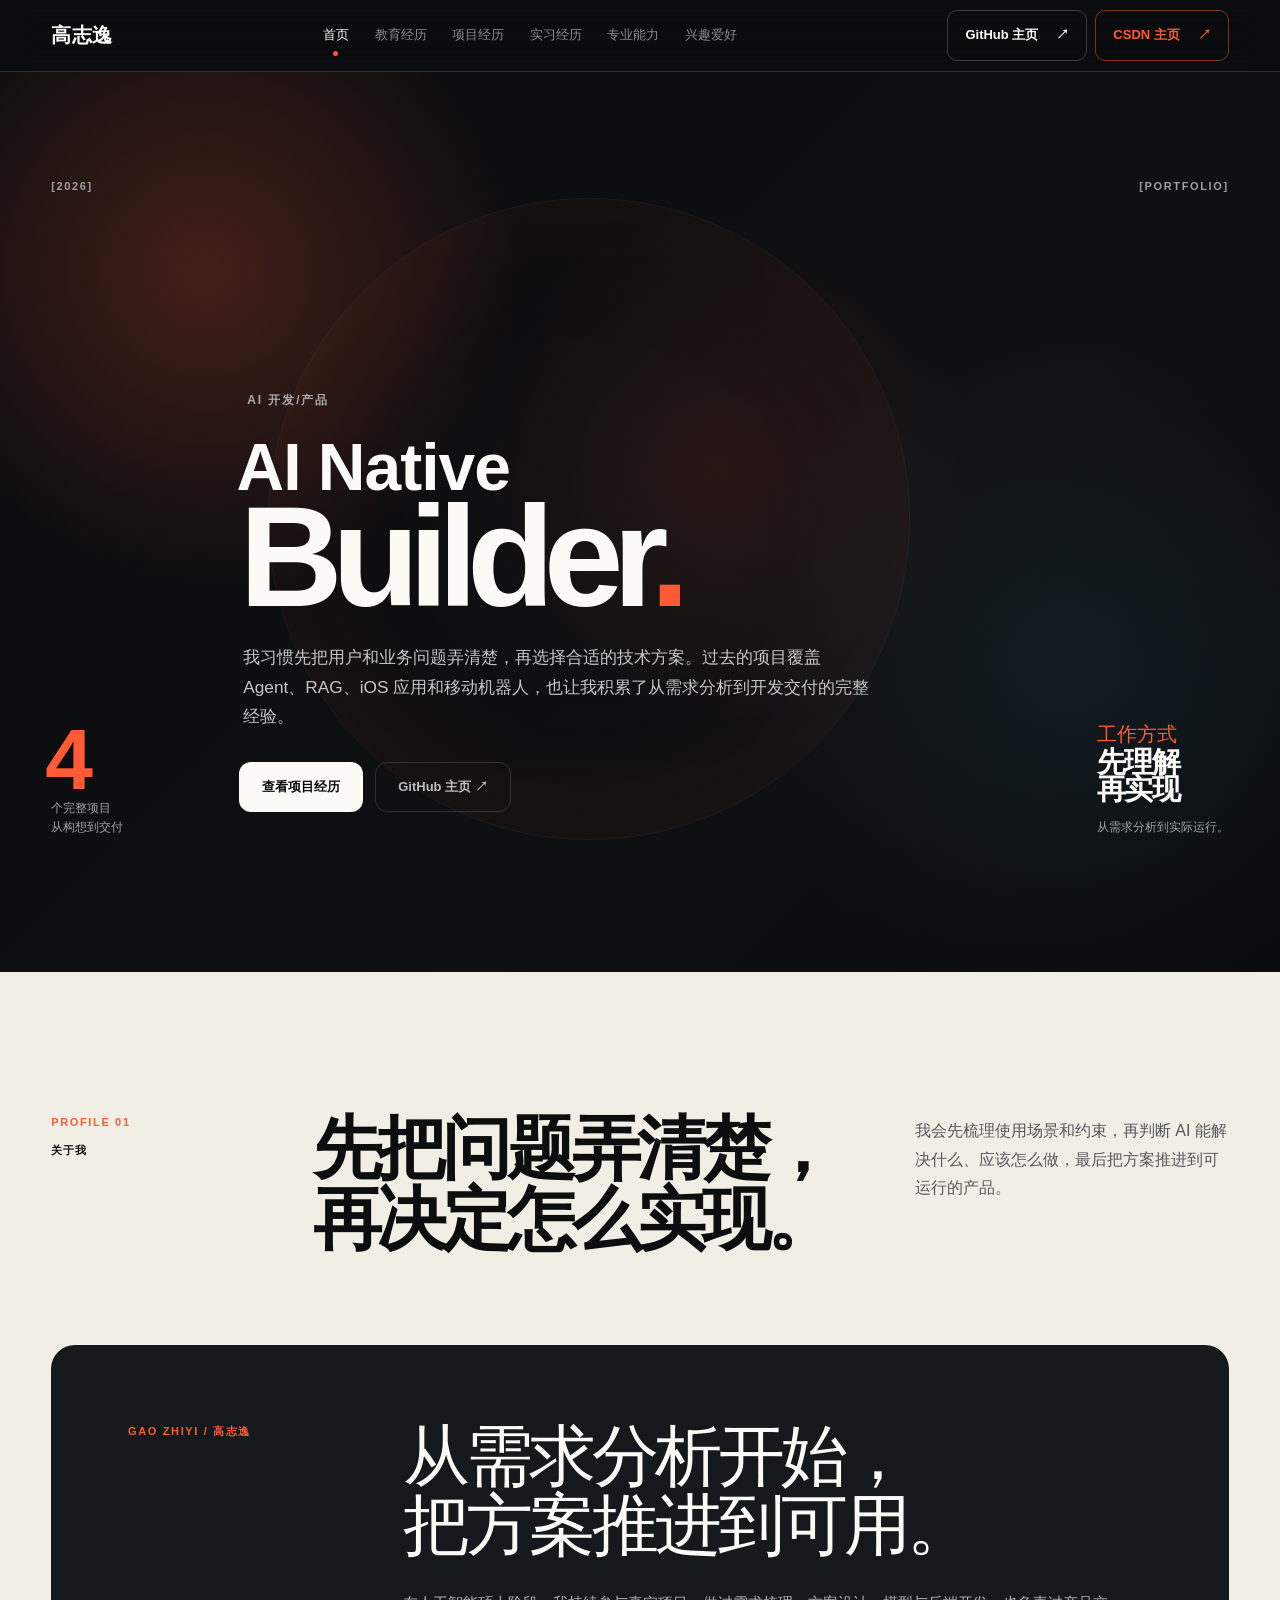
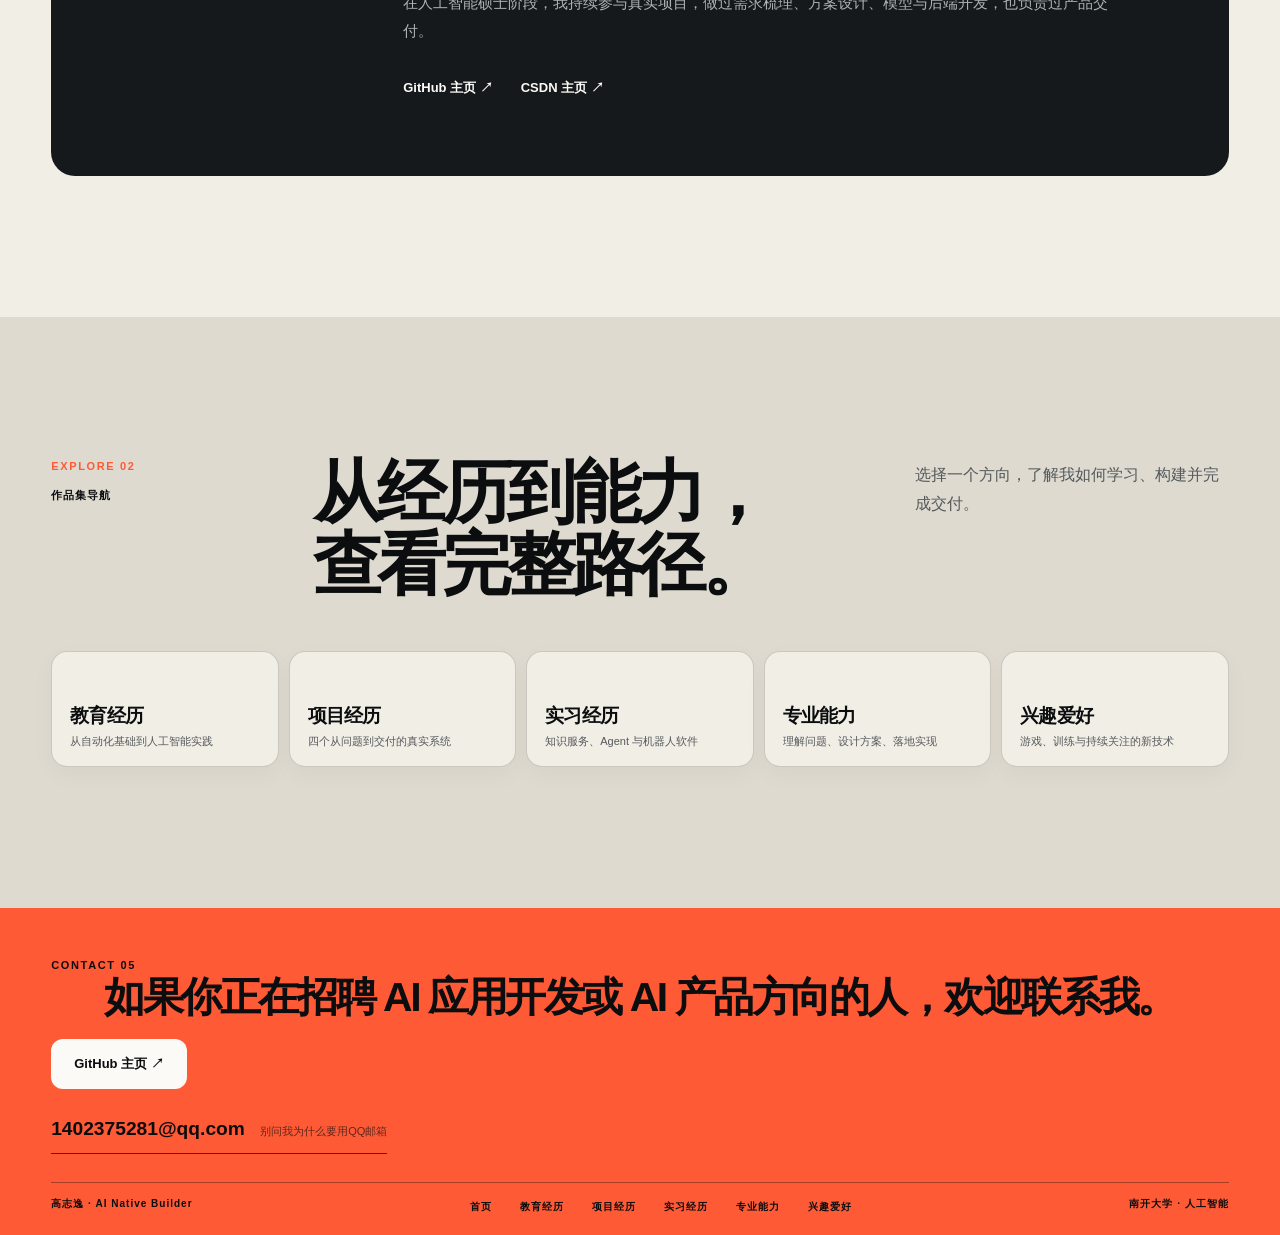
<file: index.html>
<!doctype html>
<html lang="zh-CN">
  <head>
    <meta charset="UTF-8" />
    <meta name="viewport" content="width=device-width, initial-scale=1.0" />
    <meta name="description" content="高志逸的个人作品集：以产品思维定义问题，以工程能力落地 Agent、RAG 与智能硬件项目。" />
    <meta name="theme-color" content="#0b0d0f" />
    <title>高志逸｜AI Native Builder</title>
    <link rel="icon" href="assets/favicon.svg" type="image/svg+xml" />
    <link rel="stylesheet" href="styles.css?v=20260910-3" />
    <script src="script.js?v=20260910-1" defer></script>
  </head>
  <body data-page="home">
    <a class="skip-link" href="#main">跳到主要内容</a>

    <header class="site-header" aria-label="主导航">
      <a class="brand" href="index.html" aria-label="返回首页">
        高志逸
      </a>
      <button class="mobile-menu-toggle" type="button" aria-controls="site-nav" aria-expanded="false">
        <span>菜单</span>
        <span aria-hidden="true">＋</span>
      </button>
      <nav class="nav-links" id="site-nav" aria-label="页面导航">
        <a href="index.html" data-page-link="home">首页</a>
        <a href="education.html" data-page-link="education">教育经历</a>
        <a href="projects.html" data-page-link="projects">项目经历</a>
        <a href="internship.html" data-page-link="internship">实习经历</a>
        <a href="skills.html" data-page-link="skills">专业能力</a>
        <a href="interests.html" data-page-link="interests">兴趣爱好</a>
      </nav>
      <div class="header-social-links" aria-label="外部主页">
        <a class="header-cta" href="https://github.com/Ya97779" target="_blank" rel="noopener noreferrer" aria-label="GitHub 主页">GitHub 主页 <span aria-hidden="true">↗</span></a>
        <a class="header-cta header-cta-secondary" href="https://blog.csdn.net/m0_61819121?type=blog" target="_blank" rel="noopener noreferrer" aria-label="CSDN 主页">CSDN 主页 <span aria-hidden="true">↗</span></a>
      </div>
    </header>

    <main id="main">
      <section class="hero page-hero" id="home-hero" aria-labelledby="hero-title">
        <div class="hero-atmosphere" aria-hidden="true"></div>
        <div class="eyebrow hero-meta"><span>[2026]</span><span>[PORTFOLIO]</span></div>
        <div class="hero-side hero-side-left" aria-hidden="true"><strong>4</strong><span>个完整项目<br />从构想到交付</span></div>
        <div class="hero-content">
          <p class="hero-role">AI 开发/产品</p>
          <h1 id="hero-title"><span>AI Native</span><span>Builder<span class="accent-dot">.</span></span></h1>
          <p class="hero-intro">我习惯先把用户和业务问题弄清楚，再选择合适的技术方案。过去的项目覆盖 Agent、RAG、iOS 应用和移动机器人，也让我积累了从需求分析到开发交付的完整经验。</p>
          <div class="hero-actions">
            <a class="button button-primary" href="projects.html">查看项目经历</a>
            <a class="button button-ghost" href="https://github.com/Ya97779" target="_blank" rel="noopener noreferrer">GitHub 主页 ↗</a>
          </div>
        </div>
        <div class="hero-side hero-side-right"><span>工作方式</span><strong>先理解<br />再实现</strong><p>从需求分析到实际运行。</p></div>
      </section>

      <section class="section profile-section" id="profile" aria-labelledby="profile-title">
        <div class="section-heading reveal">
          <div><span class="section-index">PROFILE 01</span><span class="section-name">关于我</span></div>
          <h2 id="profile-title">先把问题弄清楚，再决定怎么实现。</h2>
          <p>我会先梳理使用场景和约束，再判断 AI 能解决什么、应该怎么做，最后把方案推进到可运行的产品。</p>
        </div>
        <div class="profile-grid reveal">
          <article class="identity-card profile-summary-card">
            <div class="identity-copy">
              <p class="eyebrow">GAO ZHIYI / 高志逸</p>
              <h3>从需求分析开始，<br />把方案推进到可用。</h3>
              <p>在人工智能硕士阶段，我持续参与真实项目，做过需求梳理、方案设计、模型与后端开发，也负责过产品交付。</p>
              <div class="identity-links">
                <a href="https://github.com/Ya97779" target="_blank" rel="noopener noreferrer">GitHub 主页 ↗</a>
                <a href="https://blog.csdn.net/m0_61819121?type=blog" target="_blank" rel="noopener noreferrer">CSDN 主页 ↗</a>
              </div>
            </div>
          </article>
        </div>
      </section>

      <section class="section routes-section" aria-labelledby="routes-title">
        <div class="section-heading compact reveal">
          <div><span class="section-index">EXPLORE 02</span><span class="section-name">作品集导航</span></div>
          <h2 id="routes-title">从经历到能力，查看完整路径。</h2>
          <p>选择一个方向，了解我如何学习、构建并完成交付。</p>
        </div>
        <nav class="route-grid reveal" aria-label="作品集内容导航">
          <a class="route-card" href="education.html">教育经历<span>从自动化基础到人工智能实践</span></a>
          <a class="route-card" href="projects.html">项目经历<span>四个从问题到交付的真实系统</span></a>
          <a class="route-card" href="internship.html">实习经历<span>知识服务、Agent 与机器人软件</span></a>
          <a class="route-card" href="skills.html">专业能力<span>理解问题、设计方案、落地实现</span></a>
          <a class="route-card" href="interests.html">兴趣爱好<span>游戏、训练与持续关注的新技术</span></a>
        </nav>
      </section>

      <section class="contact-section" id="contact" aria-labelledby="contact-title">
        <div class="eyebrow">CONTACT 05</div>
        <p>AVAILABLE FOR AI OPPORTUNITIES</p>
        <h2 id="contact-title">如果你正在招聘 AI 应用开发或 AI 产品方向的人，欢迎联系我。</h2>
        <div class="contact-actions"><a class="button button-light" href="https://github.com/Ya97779" target="_blank" rel="noopener noreferrer">GitHub 主页 ↗</a></div>
        <span class="contact-email">1402375281@qq.com <span class="contact-email-note">别问我为什么要用QQ邮箱</span></span>
        <footer>
          <a href="index.html">高志逸 · AI Native Builder</a>
          <nav class="footer-nav" aria-label="页脚导航">
            <a href="index.html">首页</a>
            <a href="education.html">教育经历</a>
            <a href="projects.html">项目经历</a>
            <a href="internship.html">实习经历</a>
            <a href="skills.html">专业能力</a>
            <a href="interests.html">兴趣爱好</a>
          </nav>
          <span>南开大学 · 人工智能</span>
        </footer>
      </section>
    </main>
  </body>
</html>
</file>
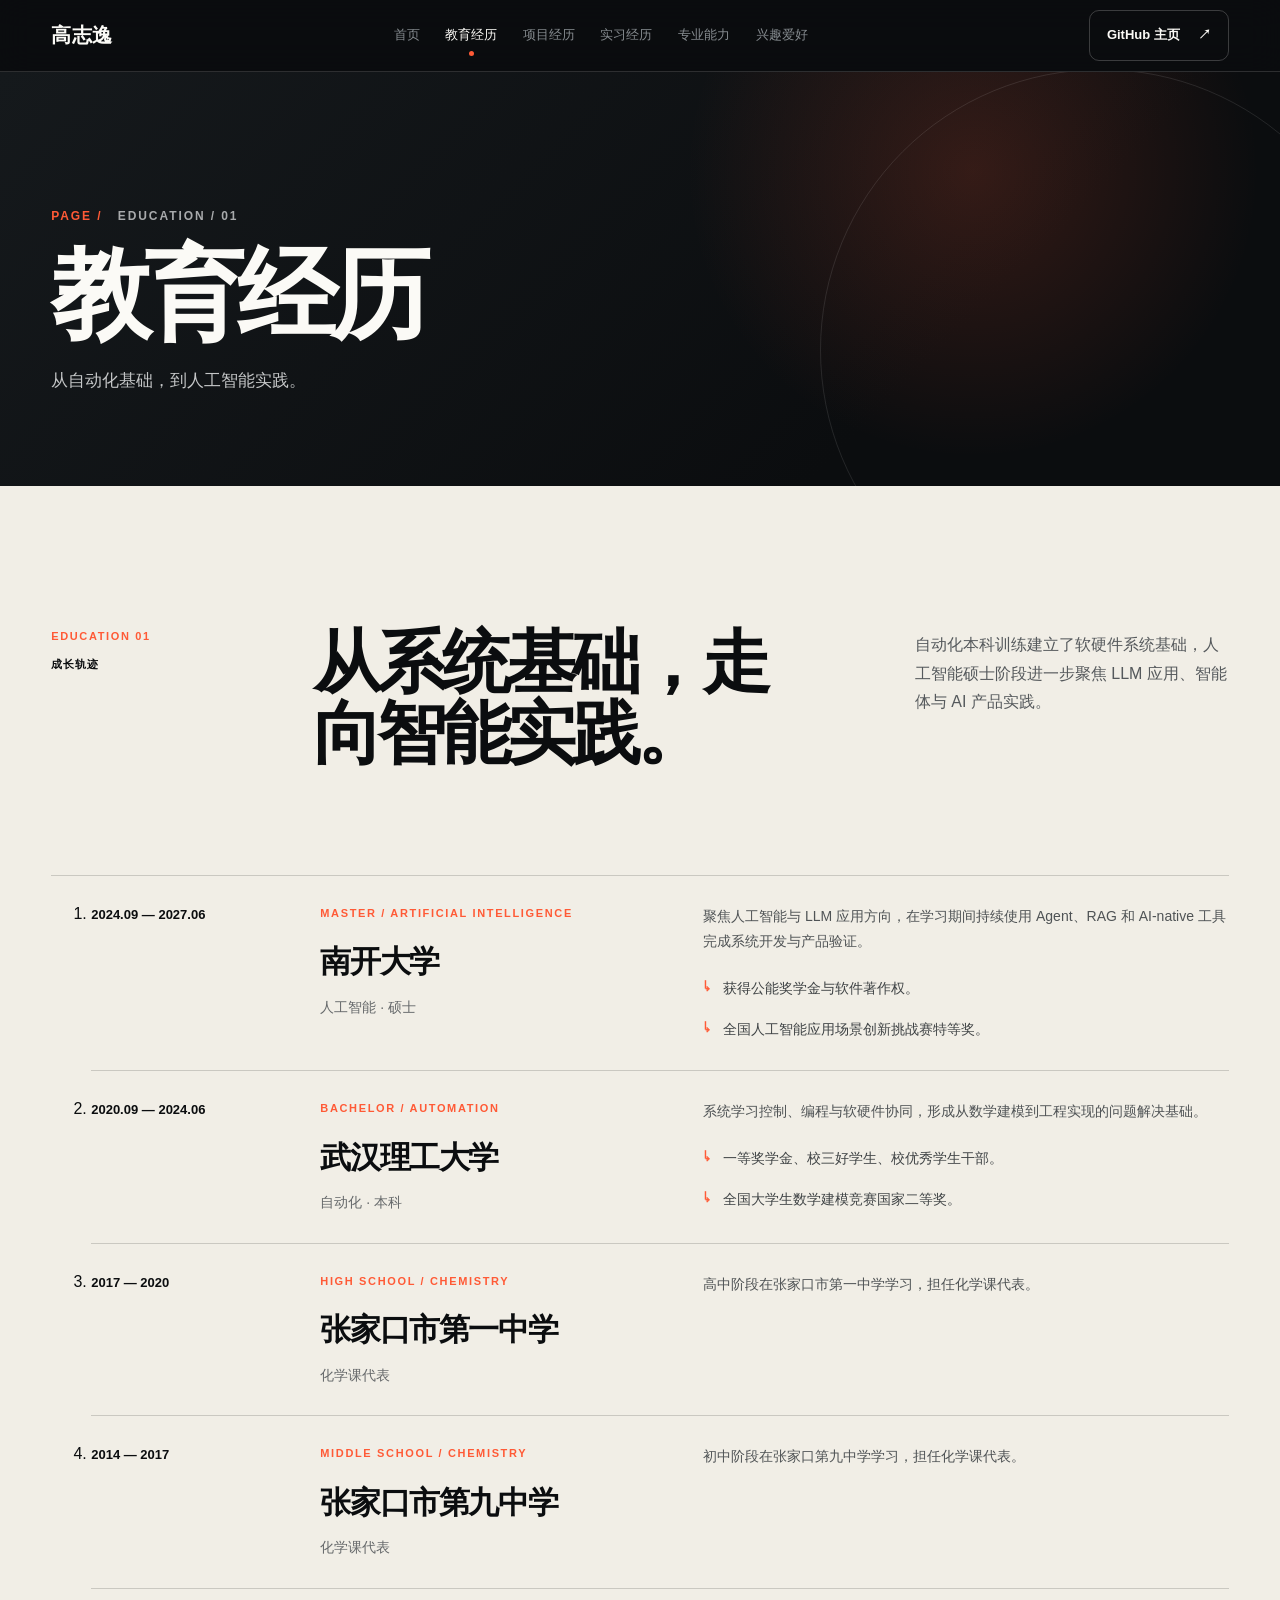
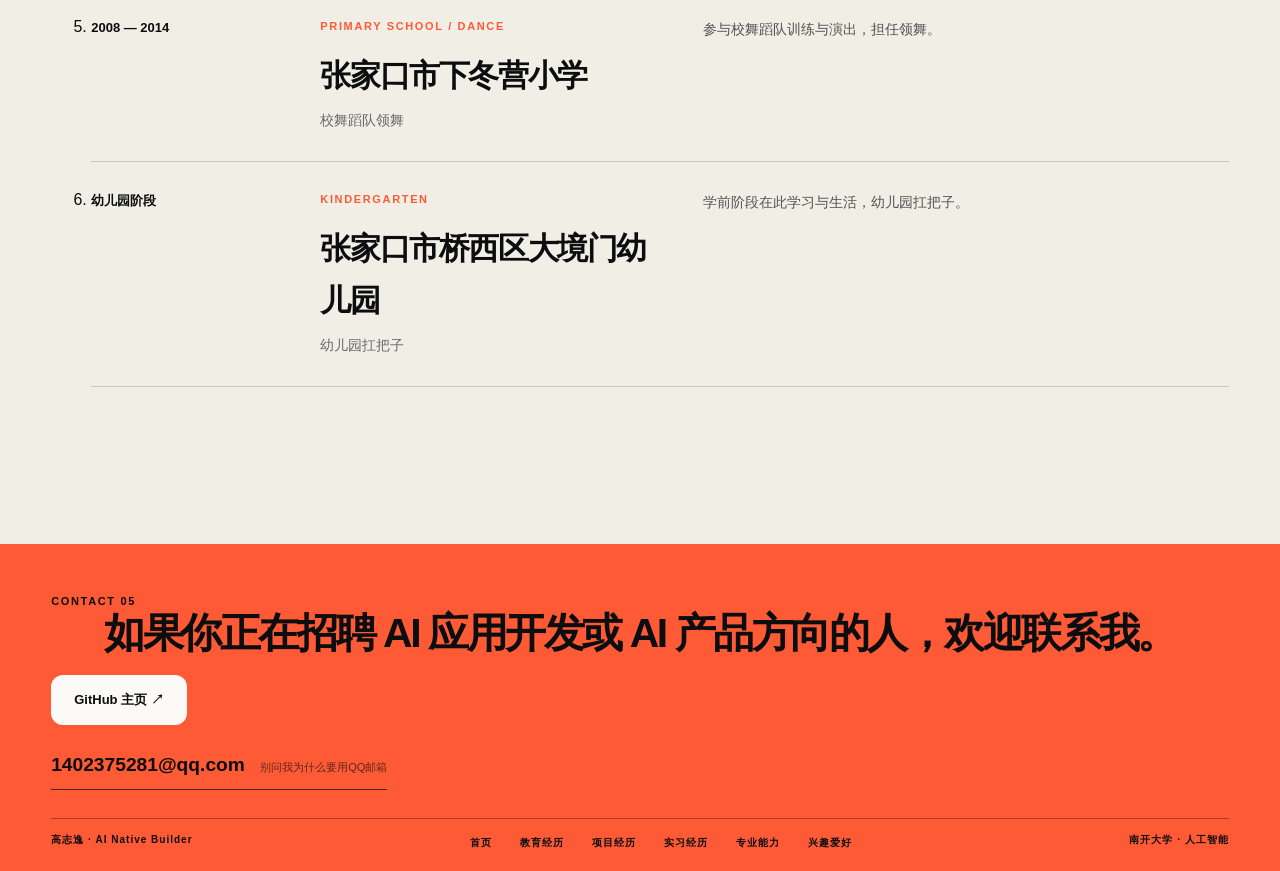
<file: education.html>
<!doctype html>
<html lang="zh-CN">
  <head>
    <meta charset="UTF-8" />
    <meta name="viewport" content="width=device-width, initial-scale=1.0" />
    <meta name="description" content="高志逸的教育经历页面，展示学历背景、学习方向与相关成果。" />
    <meta name="theme-color" content="#0b0d0f" />
    <title>教育经历｜高志逸</title>
    <link rel="icon" href="assets/favicon.svg" type="image/svg+xml" />
    <link rel="stylesheet" href="styles.css?v=20260910-3" />
    <script src="script.js?v=20260910-1" defer></script>
  </head>
  <body data-page="education">
    <a class="skip-link" href="#main">跳到主要内容</a>
    <header class="site-header" aria-label="主导航">
      <a class="brand" href="index.html" aria-label="返回首页">
        高志逸
      </a>
      <button class="mobile-menu-toggle" type="button" aria-controls="site-nav" aria-expanded="false">
        <span>菜单</span>
        <span aria-hidden="true">＋</span>
      </button>
      <nav class="nav-links" id="site-nav" aria-label="页面导航">
        <a href="index.html" data-page-link="home">首页</a>
        <a href="education.html" data-page-link="education">教育经历</a>
        <a href="projects.html" data-page-link="projects">项目经历</a>
        <a href="internship.html" data-page-link="internship">实习经历</a>
        <a href="skills.html" data-page-link="skills">专业能力</a>
        <a href="interests.html" data-page-link="interests">兴趣爱好</a>
      </nav>
      <a class="header-cta" href="https://github.com/Ya97779" target="_blank" rel="noopener noreferrer" aria-label="GitHub 主页">
        GitHub 主页
        <span aria-hidden="true">↗</span>
      </a>
    </header>
    <main id="main">
      <section class="page-hero education-hero" id="education-hero" aria-labelledby="education-title">
        <div class="hero-content">
          <p class="hero-role">EDUCATION</p>
          <h1 id="education-title">教育经历</h1>
          <p class="hero-intro">从自动化基础，到人工智能实践。</p>
        </div>
      </section>
      <section class="section page-content education-content" aria-labelledby="education-content-title">
        <div class="section-heading compact">
          <div>
            <span class="section-index">EDUCATION 01</span>
            <span class="section-name">成长轨迹</span>
          </div>
          <h2 id="education-content-title">从系统基础，走向智能实践。</h2>
          <p>自动化本科训练建立了软硬件系统基础，人工智能硕士阶段进一步聚焦 LLM 应用、智能体与 AI 产品实践。</p>
        </div>
        <ol class="timeline education-timeline" aria-label="教育经历">
          <li>
            <article class="timeline-item education-item">
              <time>2024.09 — 2027.06</time>
              <div>
                <p class="timeline-type">MASTER / ARTIFICIAL INTELLIGENCE</p>
                <h3>南开大学</h3>
                <p>人工智能 · 硕士</p>
              </div>
              <div class="timeline-description">
                <p>聚焦人工智能与 LLM 应用方向，在学习期间持续使用 Agent、RAG 和 AI-native 工具完成系统开发与产品验证。</p>
                <ul class="timeline-details compact-list">
                  <li>获得公能奖学金与软件著作权。</li>
                  <li>全国人工智能应用场景创新挑战赛特等奖。</li>
                </ul>
              </div>
            </article>
          </li>
          <li>
            <article class="timeline-item education-item">
              <time>2020.09 — 2024.06</time>
              <div>
                <p class="timeline-type">BACHELOR / AUTOMATION</p>
                <h3>武汉理工大学</h3>
                <p>自动化 · 本科</p>
              </div>
              <div class="timeline-description">
                <p>系统学习控制、编程与软硬件协同，形成从数学建模到工程实现的问题解决基础。</p>
                <ul class="timeline-details compact-list">
                  <li>一等奖学金、校三好学生、校优秀学生干部。</li>
                  <li>全国大学生数学建模竞赛国家二等奖。</li>
                </ul>
              </div>
            </article>
          </li>
          <li>
            <article class="timeline-item education-item">
              <time>2017 — 2020</time>
              <div>
                <p class="timeline-type">HIGH SCHOOL / CHEMISTRY</p>
                <h3>张家口市第一中学</h3>
                <p>化学课代表</p>
              </div>
              <div class="timeline-description">
                <p>高中阶段在张家口市第一中学学习，担任化学课代表。</p>
              </div>
            </article>
          </li>
          <li>
            <article class="timeline-item education-item">
              <time>2014 — 2017</time>
              <div>
                <p class="timeline-type">MIDDLE SCHOOL / CHEMISTRY</p>
                <h3>张家口市第九中学</h3>
                <p>化学课代表</p>
              </div>
              <div class="timeline-description">
                <p>初中阶段在张家口第九中学学习，担任化学课代表。</p>
              </div>
            </article>
          </li>
          <li>
            <article class="timeline-item education-item">
              <time>2008 — 2014</time>
              <div>
                <p class="timeline-type">PRIMARY SCHOOL / DANCE</p>
                <h3>张家口市下冬营小学</h3>
                <p>校舞蹈队领舞</p>
              </div>
              <div class="timeline-description">
                <p>参与校舞蹈队训练与演出，担任领舞。</p>
              </div>
            </article>
          </li>
          <li>
            <article class="timeline-item education-item">
              <time>幼儿园阶段</time>
              <div>
                <p class="timeline-type">KINDERGARTEN</p>
                <h3>张家口市桥西区大境门幼儿园</h3>
                <p>幼儿园扛把子</p>
              </div>
              <div class="timeline-description">
                <p>学前阶段在此学习与生活，幼儿园扛把子。</p>
              </div>
            </article>
          </li>
        </ol>
      </section>
      <section class="contact-section" id="contact" aria-labelledby="contact-title">
        <div class="eyebrow">CONTACT 05</div>
        <p>AVAILABLE FOR AI OPPORTUNITIES</p>
        <h2 id="contact-title">如果你正在招聘 AI 应用开发或 AI 产品方向的人，欢迎联系我。</h2>
        <div class="contact-actions">
          <a class="button button-light" href="https://github.com/Ya97779" target="_blank" rel="noopener noreferrer">GitHub 主页 ↗</a>
        </div>
        <span class="contact-email">1402375281@qq.com <span class="contact-email-note">别问我为什么要用QQ邮箱</span></span>
        <footer>
          <a href="index.html">高志逸 · AI Native Builder</a>
          <nav class="footer-nav" aria-label="页脚导航">
            <a href="index.html">首页</a><a href="education.html">教育经历</a><a href="projects.html">项目经历</a><a href="internship.html">实习经历</a><a href="skills.html">专业能力</a><a href="interests.html">兴趣爱好</a>
          </nav>
          <span>南开大学 · 人工智能</span>
        </footer>
      </section>
    </main>
  </body>
</html>
</file>
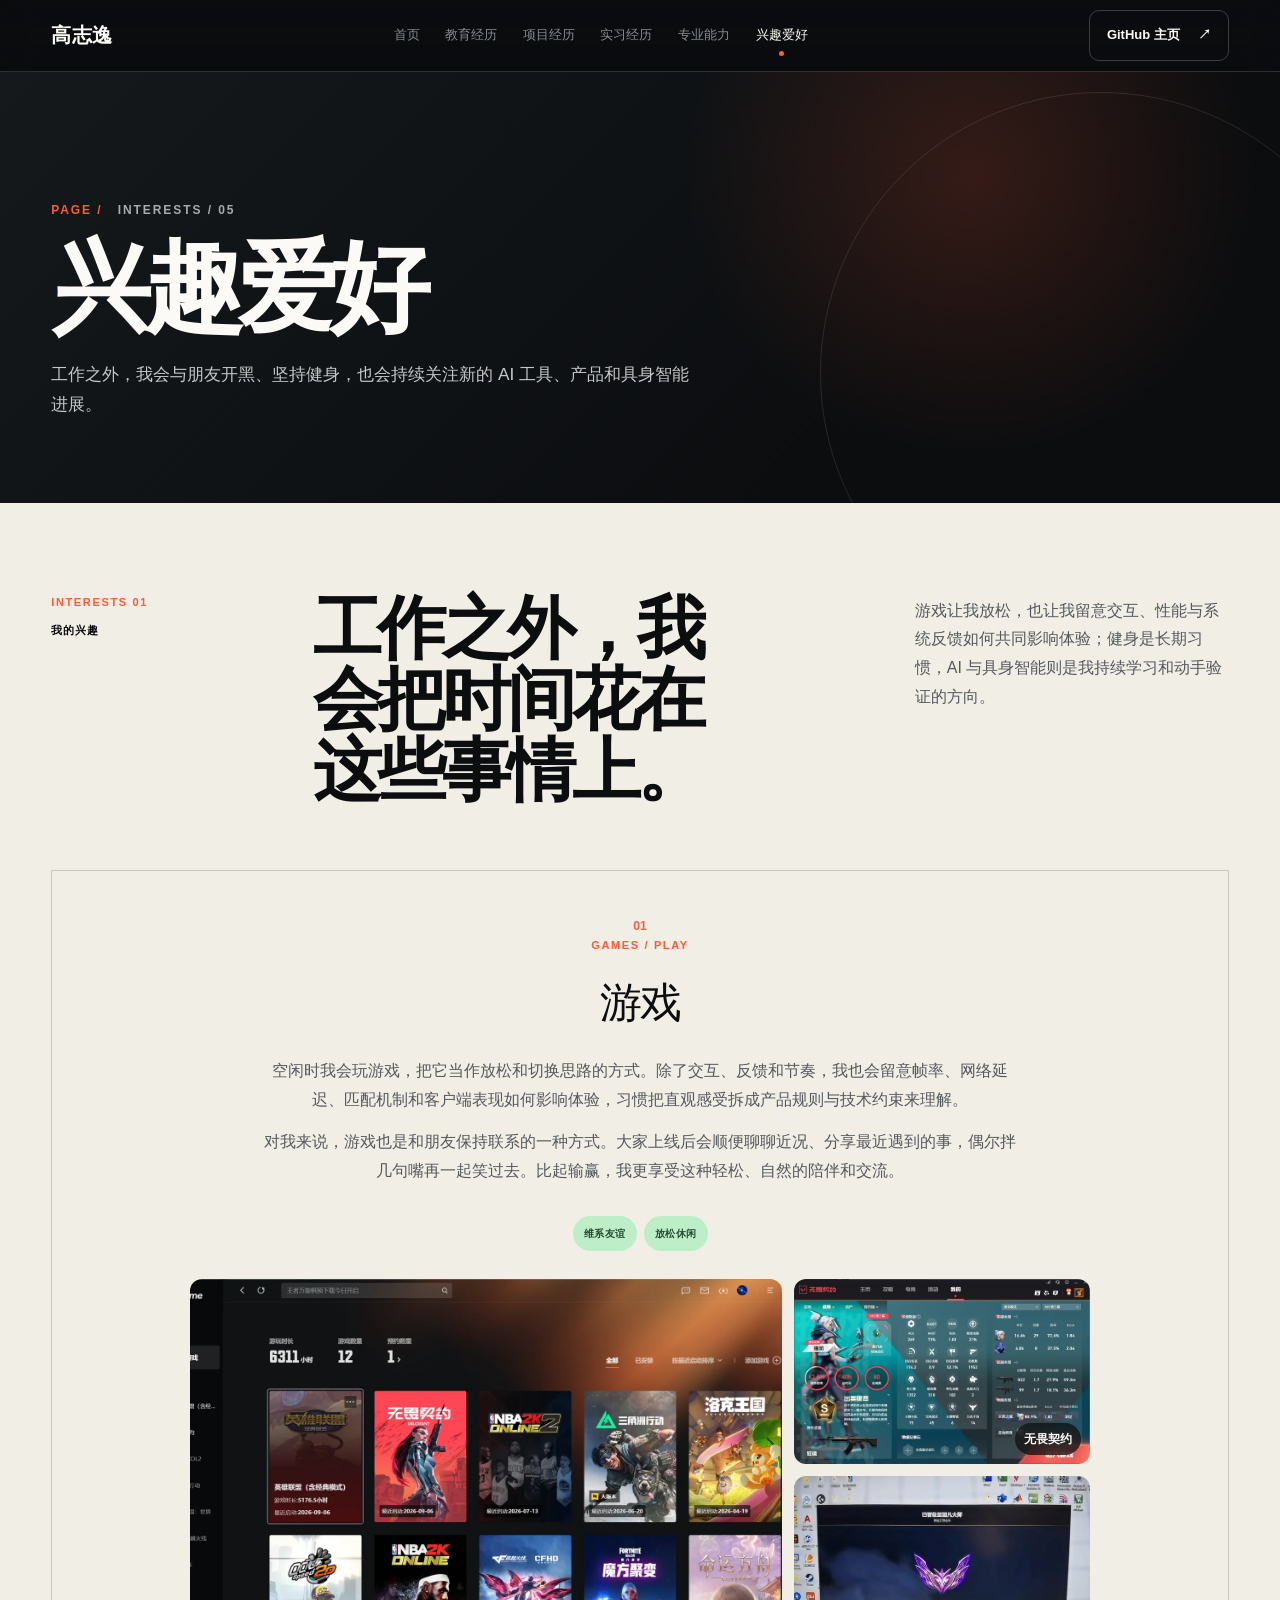
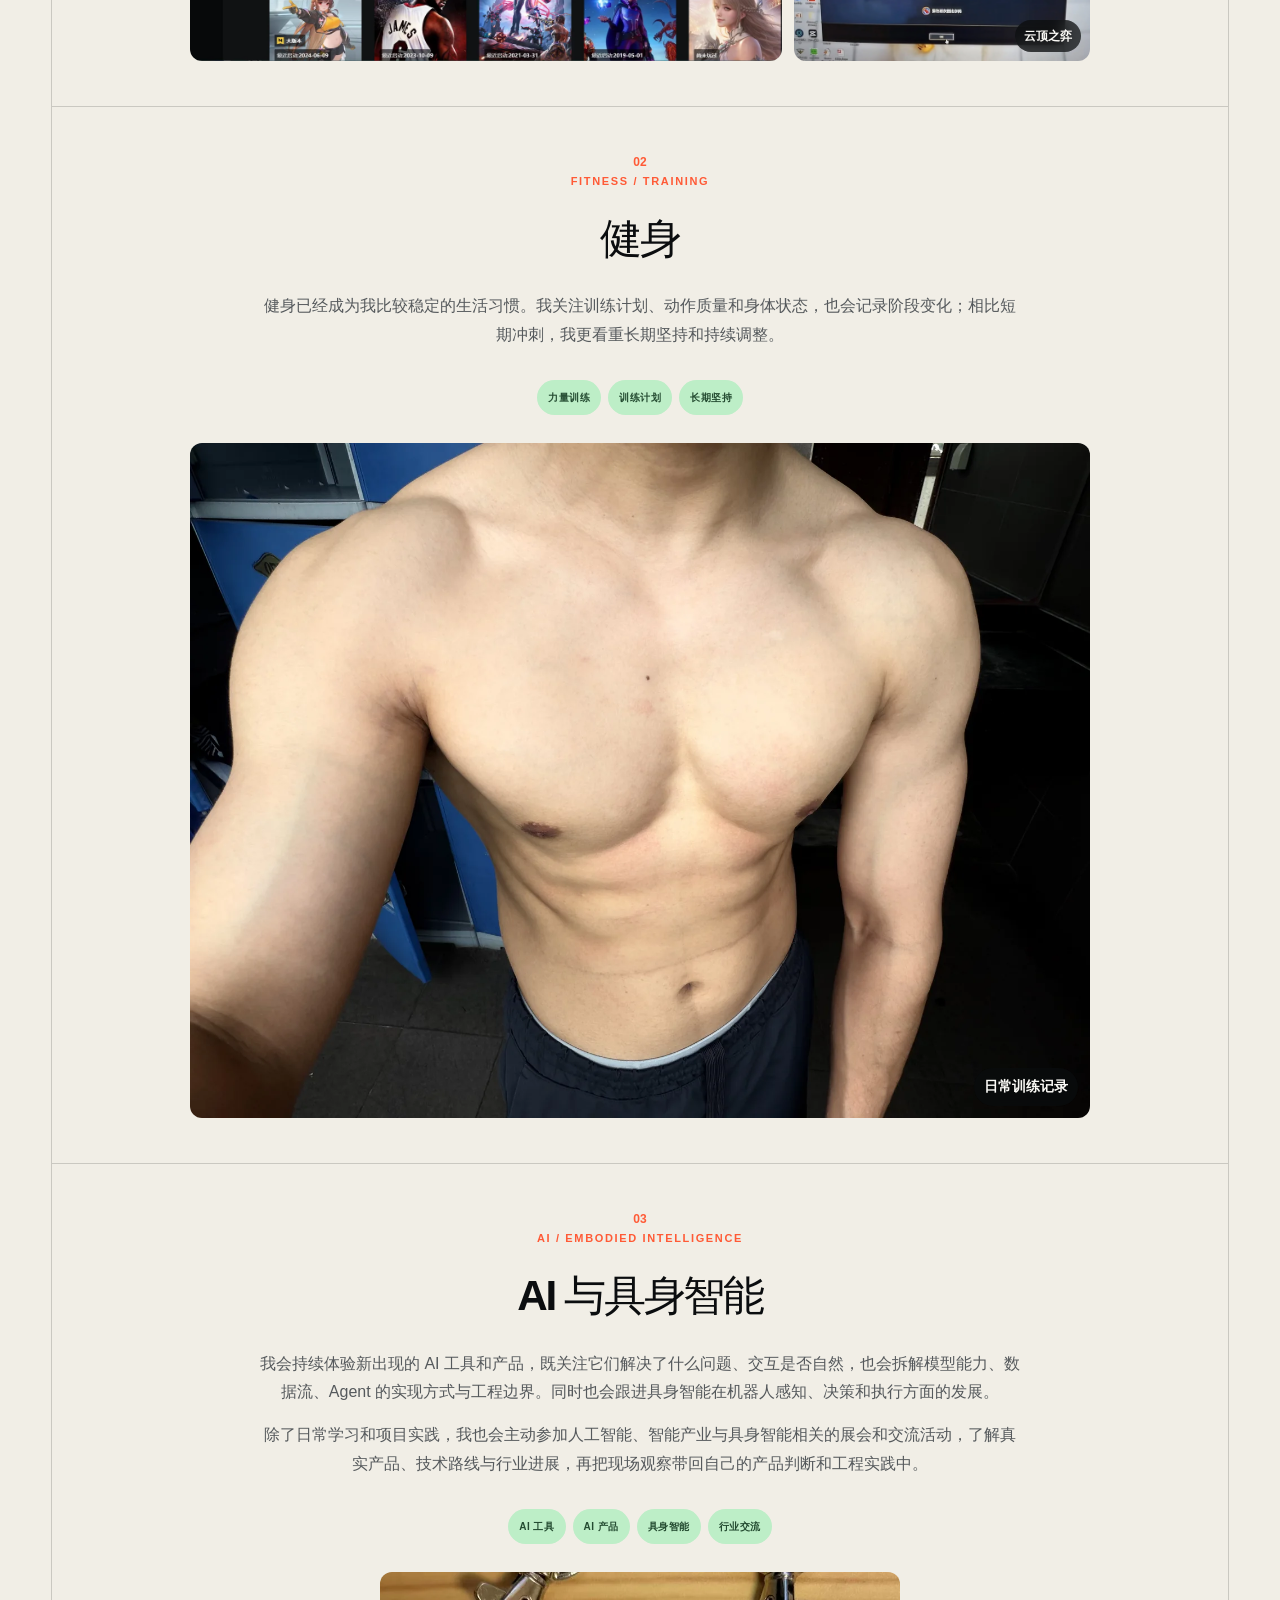
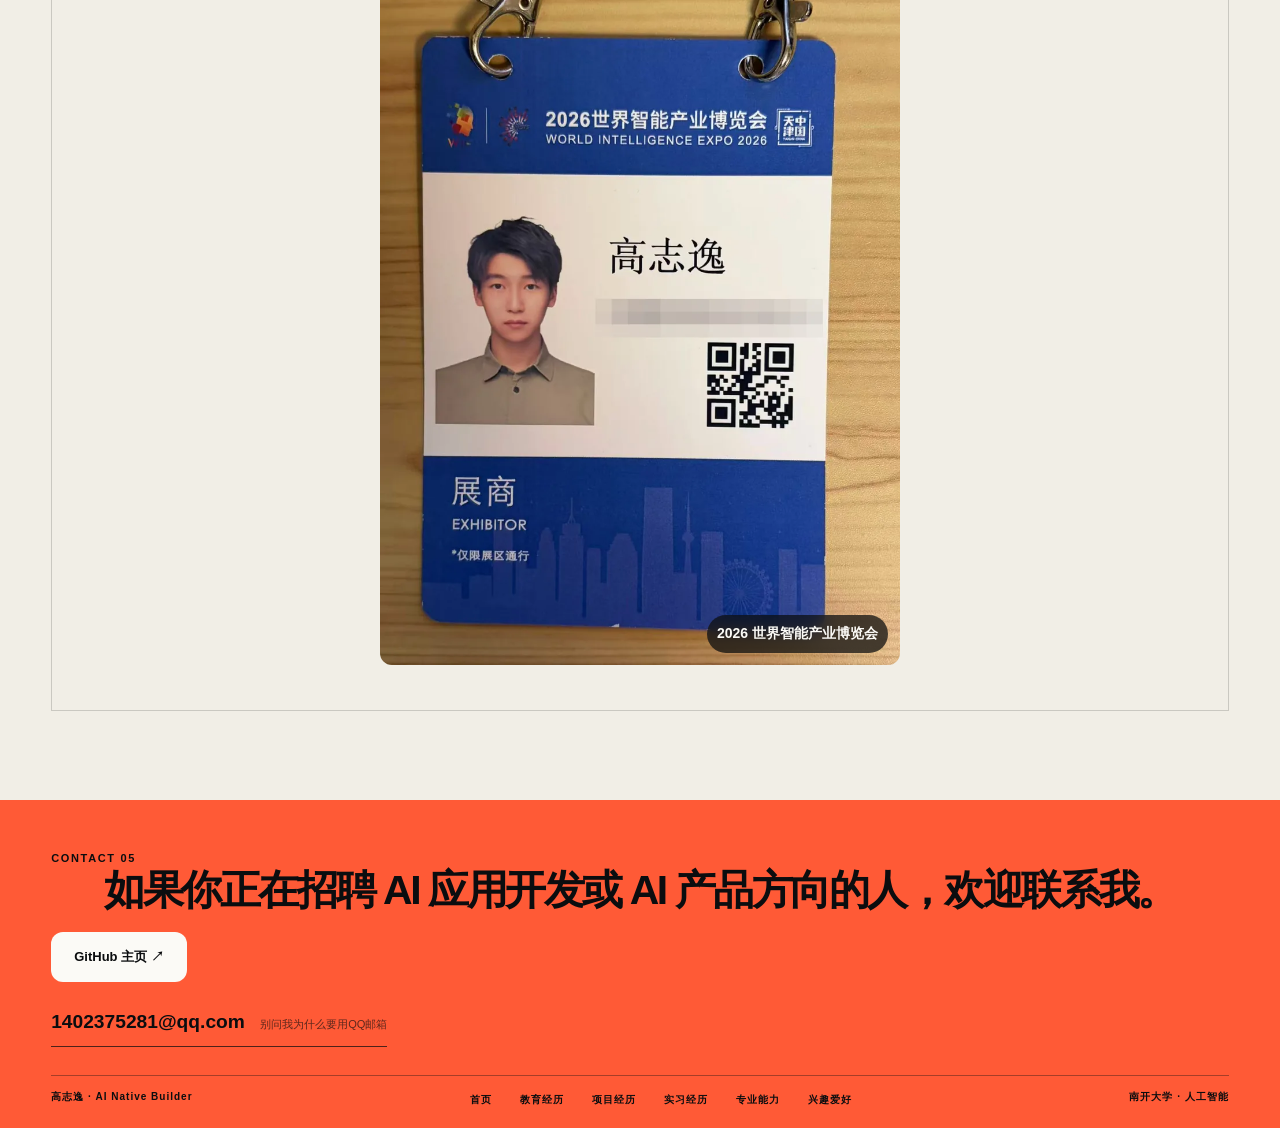
<file: interests.html>
<!doctype html>
<html lang="zh-CN">
  <head>
    <meta charset="UTF-8" />
    <meta name="viewport" content="width=device-width, initial-scale=1.0" />
    <meta name="description" content="高志逸的兴趣爱好：游戏、健身，以及对前沿 AI 工具、产品与具身智能发展的持续关注。" />
    <meta name="theme-color" content="#0b0d0f" />
    <title>兴趣爱好｜高志逸</title>
    <link rel="icon" href="assets/favicon.svg" type="image/svg+xml" />
    <link rel="stylesheet" href="styles.css?v=20260910-4" />
    <script src="script.js?v=20260910-1" defer></script>
  </head>
  <body data-page="interests">
    <a class="skip-link" href="#main">跳到主要内容</a>
    <header class="site-header" aria-label="主导航">
      <a class="brand" href="index.html" aria-label="返回首页">高志逸</a>
      <button class="mobile-menu-toggle" type="button" aria-controls="site-nav" aria-expanded="false">
        <span>菜单</span>
        <span aria-hidden="true">＋</span>
      </button>
      <nav class="nav-links" id="site-nav" aria-label="页面导航">
        <a href="index.html" data-page-link="home">首页</a>
        <a href="education.html" data-page-link="education">教育经历</a>
        <a href="projects.html" data-page-link="projects">项目经历</a>
        <a href="internship.html" data-page-link="internship">实习经历</a>
        <a href="skills.html" data-page-link="skills">专业能力</a>
        <a href="interests.html" data-page-link="interests">兴趣爱好</a>
      </nav>
      <a class="header-cta" href="https://github.com/Ya97779" target="_blank" rel="noopener noreferrer" aria-label="GitHub 主页">GitHub 主页<span aria-hidden="true">↗</span></a>
    </header>
    <main id="main">
      <section class="page-hero interests-hero" id="interests-hero" aria-labelledby="interests-title">
        <div class="hero-content">
          <p class="hero-role">INTERESTS</p>
          <h1 id="interests-title">兴趣爱好</h1>
          <p class="hero-intro">工作之外，我会与朋友开黑、坚持健身，也会持续关注新的 AI 工具、产品和具身智能进展。</p>
        </div>
      </section>
      <section class="section page-content interests-content" aria-labelledby="interests-content-title">
        <div class="section-heading compact">
          <div>
            <span class="section-index">INTERESTS 01</span>
            <span class="section-name">我的兴趣</span>
          </div>
          <h2 id="interests-content-title">工作之外，我会把时间花在这些事情上。</h2>
          <p>游戏让我放松，也让我留意交互、性能与系统反馈如何共同影响体验；健身是长期习惯，AI 与具身智能则是我持续学习和动手验证的方向。</p>
        </div>
        <div class="capability-grid interest-grid reveal" aria-label="个人兴趣爱好">
          <article class="interest-card">
            <span class="capability-number">01</span>
            <p class="eyebrow">GAMES / PLAY</p>
            <h3>游戏</h3>
            <p>空闲时我会玩游戏，把它当作放松和切换思路的方式。除了交互、反馈和节奏，我也会留意帧率、网络延迟、匹配机制和客户端表现如何影响体验，习惯把直观感受拆成产品规则与技术约束来理解。</p>
            <p>对我来说，游戏也是和朋友保持联系的一种方式。大家上线后会顺便聊聊近况、分享最近遇到的事，偶尔拌几句嘴再一起笑过去。比起输赢，我更享受这种轻松、自然的陪伴和交流。</p>
            <div class="tag-list"><span>维系友谊</span><span>放松休闲</span></div>
            <div class="interest-game-gallery" aria-label="游戏记录图片">
              <figure class="interest-card-media interest-game-featured">
                <img src="assets/projects/wgame1.webp" alt="WeGame 游戏库与游玩记录" width="1600" height="896" loading="lazy" decoding="async" />
              </figure>
              <div class="interest-game-small-grid">
                <figure class="interest-card-media">
                  <img src="assets/projects/wa.webp" alt="英雄联盟游戏画面记录" width="1440" height="900" loading="lazy" decoding="async" />
                  <figcaption>无畏契约</figcaption>
                </figure>
                <figure class="interest-card-media">
                  <img src="assets/projects/yunding.webp" alt="云顶之弈游戏画面记录" width="1600" height="847" loading="lazy" decoding="async" />
                  <figcaption>云顶之弈</figcaption>
                </figure>
              </div>
            </div>
          </article>
          <article class="interest-card interest-card-fitness">
            <span class="capability-number">02</span>
            <p class="eyebrow">FITNESS / TRAINING</p>
            <h3>健身</h3>
            <p>健身已经成为我比较稳定的生活习惯。我关注训练计划、动作质量和身体状态，也会记录阶段变化；相比短期冲刺，我更看重长期坚持和持续调整。</p>
            <div class="tag-list"><span>力量训练</span><span>训练计划</span><span>长期坚持</span></div>
            <figure class="interest-card-media">
              <img src="assets/projects/mybody.webp" alt="个人日常健身训练成果记录" width="1600" height="1200" loading="lazy" decoding="async" />
              <figcaption>日常训练记录</figcaption>
            </figure>
          </article>
          <article class="interest-card">
            <span class="capability-number">03</span>
            <p class="eyebrow">AI / EMBODIED INTELLIGENCE</p>
            <h3>AI 与具身智能</h3>
            <p>我会持续体验新出现的 AI 工具和产品，既关注它们解决了什么问题、交互是否自然，也会拆解模型能力、数据流、Agent 的实现方式与工程边界。同时也会跟进具身智能在机器人感知、决策和执行方面的发展。</p>
            <p>除了日常学习和项目实践，我也会主动参加人工智能、智能产业与具身智能相关的展会和交流活动，了解真实产品、技术路线与行业进展，再把现场观察带回自己的产品判断和工程实践中。</p>
            <div class="tag-list"><span>AI 工具</span><span>AI 产品</span><span>具身智能</span><span>行业交流</span></div>
            <figure class="interest-card-media interest-event-media">
              <img src="assets/projects/shibo-redacted.webp" alt="参加世界智能产业博览会的现场记录，公司信息已作隐私处理" width="900" height="1200" loading="lazy" decoding="async" />
              <figcaption>2026 世界智能产业博览会</figcaption>
            </figure>
          </article>
        </div>
      </section>
      <section class="contact-section" id="contact" aria-labelledby="contact-title">
        <div class="eyebrow">CONTACT 05</div>
        <p>AVAILABLE FOR AI OPPORTUNITIES</p>
        <h2 id="contact-title">如果你正在招聘 AI 应用开发或 AI 产品方向的人，欢迎联系我。</h2>
        <div class="contact-actions">
          <a class="button button-light" href="https://github.com/Ya97779" target="_blank" rel="noopener noreferrer">GitHub 主页 ↗</a>
        </div>
        <span class="contact-email">1402375281@qq.com <span class="contact-email-note">别问我为什么要用QQ邮箱</span></span>
        <footer>
          <a href="index.html">高志逸 · AI Native Builder</a>
          <nav class="footer-nav" aria-label="页脚导航"><a href="index.html">首页</a><a href="education.html">教育经历</a><a href="projects.html">项目经历</a><a href="internship.html">实习经历</a><a href="skills.html">专业能力</a><a href="interests.html">兴趣爱好</a></nav>
          <span>南开大学 · 人工智能</span>
        </footer>
      </section>
    </main>
  </body>
</html>
</file>
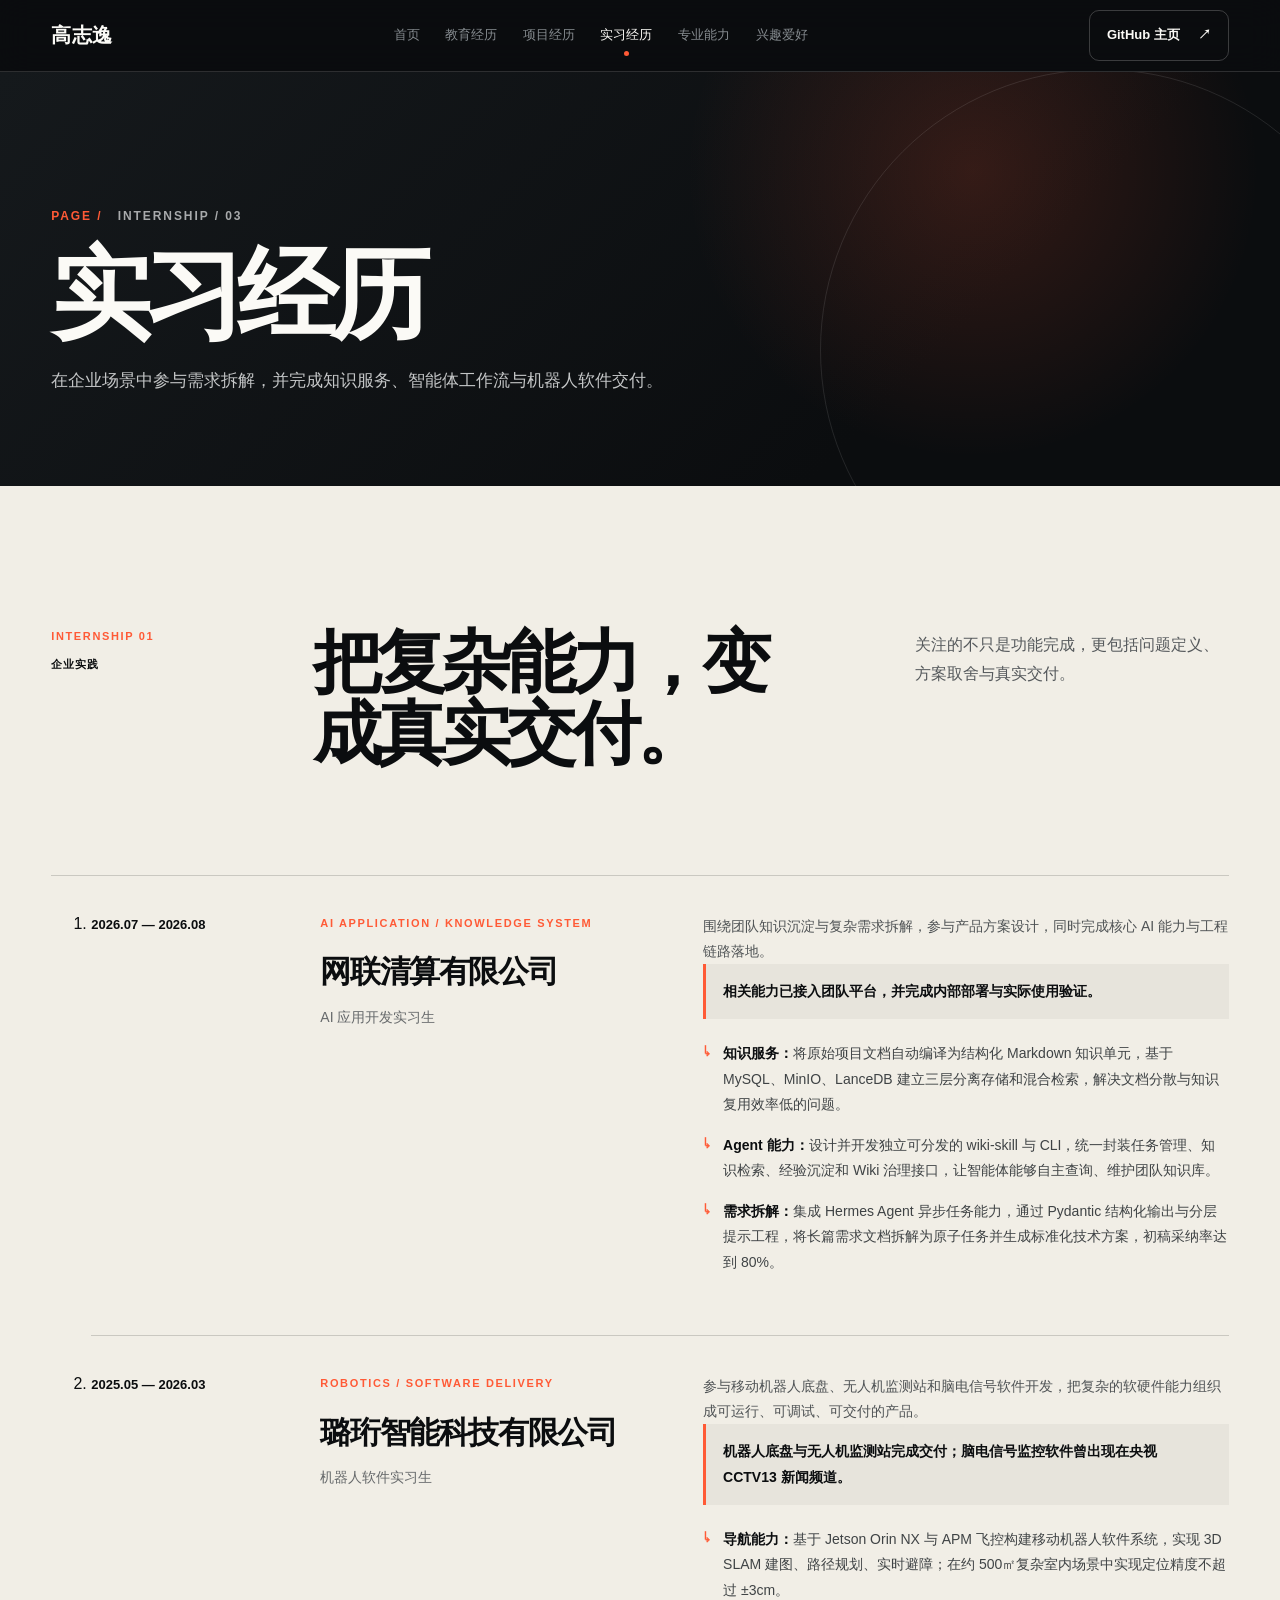
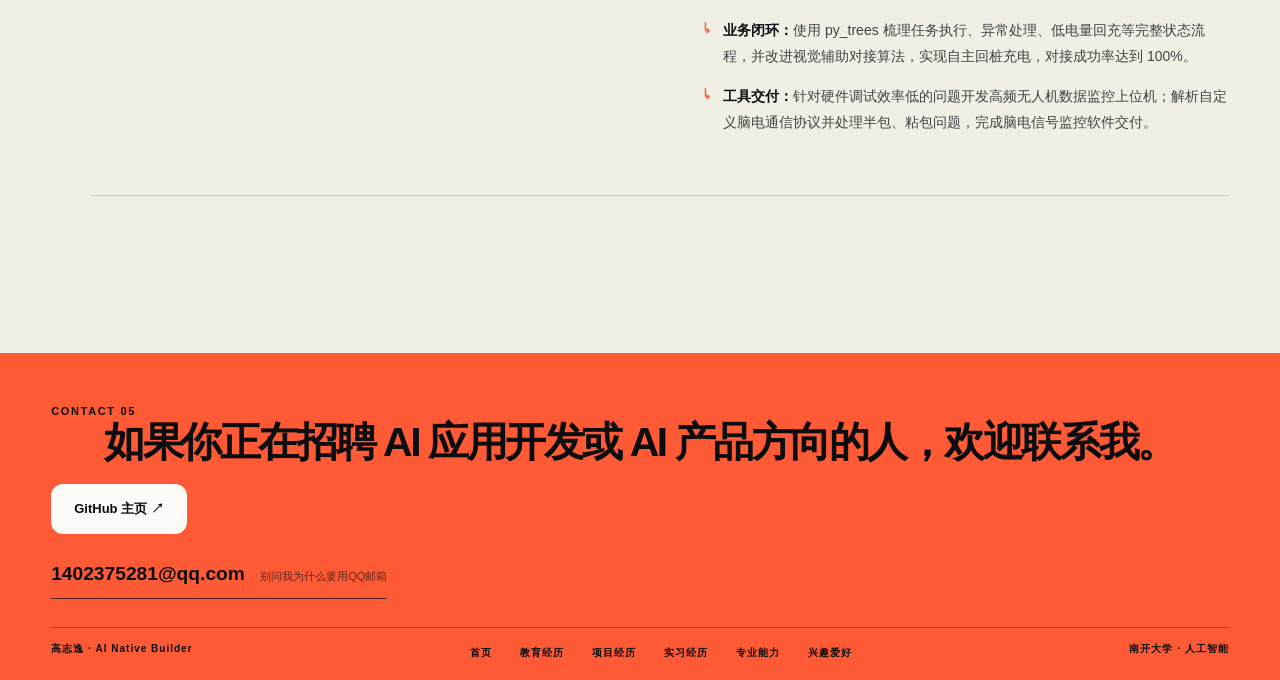
<file: internship.html>
<!doctype html>
<html lang="zh-CN">
  <head>
    <meta charset="UTF-8" />
    <meta name="viewport" content="width=device-width, initial-scale=1.0" />
    <meta name="description" content="高志逸的实习经历页面，展示企业项目、职责范围与交付成果。" />
    <meta name="theme-color" content="#0b0d0f" />
    <title>实习经历｜高志逸</title>
    <link rel="icon" href="assets/favicon.svg" type="image/svg+xml" />
    <link rel="stylesheet" href="styles.css?v=20260910-3" />
    <script src="script.js?v=20260910-1" defer></script>
  </head>
  <body data-page="internship">
    <a class="skip-link" href="#main">跳到主要内容</a>
    <header class="site-header" aria-label="主导航">
      <a class="brand" href="index.html" aria-label="返回首页">高志逸</a>
      <button class="mobile-menu-toggle" type="button" aria-controls="site-nav" aria-expanded="false">
        <span>菜单</span>
        <span aria-hidden="true">＋</span>
      </button>
      <nav class="nav-links" id="site-nav" aria-label="页面导航">
        <a href="index.html" data-page-link="home">首页</a>
        <a href="education.html" data-page-link="education">教育经历</a>
        <a href="projects.html" data-page-link="projects">项目经历</a>
        <a href="internship.html" data-page-link="internship">实习经历</a>
        <a href="skills.html" data-page-link="skills">专业能力</a>
        <a href="interests.html" data-page-link="interests">兴趣爱好</a>
      </nav>
      <a class="header-cta" href="https://github.com/Ya97779" target="_blank" rel="noopener noreferrer" aria-label="GitHub 主页">GitHub 主页<span aria-hidden="true">↗</span></a>
    </header>
    <main id="main">
      <section class="page-hero internship-hero" id="internship-hero" aria-labelledby="internship-title">
        <div class="hero-content">
          <p class="hero-role">INTERNSHIP</p>
          <h1 id="internship-title">实习经历</h1>
          <p class="hero-intro">在企业场景中参与需求拆解，并完成知识服务、智能体工作流与机器人软件交付。</p>
        </div>
      </section>
      <section class="section page-content internship-content" aria-labelledby="internship-content-title">
        <div class="section-heading compact">
          <div>
            <span class="section-index">INTERNSHIP 01</span>
            <span class="section-name">企业实践</span>
          </div>
          <h2 id="internship-content-title">把复杂能力，变成真实交付。</h2>
          <p>关注的不只是功能完成，更包括问题定义、方案取舍与真实交付。</p>
        </div>
        <ol class="timeline internship-timeline" aria-label="实习经历">
          <li>
            <article class="timeline-item timeline-expanded">
              <time>2026.07 — 2026.08</time>
              <div>
                <p class="timeline-type">AI APPLICATION / KNOWLEDGE SYSTEM</p>
                <h3>网联清算有限公司</h3>
                <p>AI 应用开发实习生</p>
              </div>
              <div class="timeline-description">
                <p>围绕团队知识沉淀与复杂需求拆解，参与产品方案设计，同时完成核心 AI 能力与工程链路落地。</p>
                <p class="timeline-result">相关能力已接入团队平台，并完成内部部署与实际使用验证。</p>
                <ul class="timeline-details">
                  <li><strong>知识服务：</strong>将原始项目文档自动编译为结构化 Markdown 知识单元，基于 MySQL、MinIO、LanceDB 建立三层分离存储和混合检索，解决文档分散与知识复用效率低的问题。</li>
                  <li><strong>Agent 能力：</strong>设计并开发独立可分发的 wiki-skill 与 CLI，统一封装任务管理、知识检索、经验沉淀和 Wiki 治理接口，让智能体能够自主查询、维护团队知识库。</li>
                  <li><strong>需求拆解：</strong>集成 Hermes Agent 异步任务能力，通过 Pydantic 结构化输出与分层提示工程，将长篇需求文档拆解为原子任务并生成标准化技术方案，初稿采纳率达到 80%。</li>
                </ul>
              </div>
            </article>
          </li>
          <li>
            <article class="timeline-item timeline-expanded">
              <time>2025.05 — 2026.03</time>
              <div>
                <p class="timeline-type">ROBOTICS / SOFTWARE DELIVERY</p>
                <h3>璐珩智能科技有限公司</h3>
                <p>机器人软件实习生</p>
              </div>
              <div class="timeline-description">
                <p>参与移动机器人底盘、无人机监测站和脑电信号软件开发，把复杂的软硬件能力组织成可运行、可调试、可交付的产品。</p>
                <p class="timeline-result">机器人底盘与无人机监测站完成交付；脑电信号监控软件曾出现在央视 CCTV13 新闻频道。</p>
                <ul class="timeline-details">
                  <li><strong>导航能力：</strong>基于 Jetson Orin NX 与 APM 飞控构建移动机器人软件系统，实现 3D SLAM 建图、路径规划、实时避障；在约 500㎡复杂室内场景中实现定位精度不超过 ±3cm。</li>
                  <li><strong>业务闭环：</strong>使用 py_trees 梳理任务执行、异常处理、低电量回充等完整状态流程，并改进视觉辅助对接算法，实现自主回桩充电，对接成功率达到 100%。</li>
                  <li><strong>工具交付：</strong>针对硬件调试效率低的问题开发高频无人机数据监控上位机；解析自定义脑电通信协议并处理半包、粘包问题，完成脑电信号监控软件交付。</li>
                </ul>
              </div>
            </article>
          </li>
        </ol>
      </section>
      <section class="contact-section" id="contact" aria-labelledby="contact-title">
        <div class="eyebrow">CONTACT 05</div>
        <p>AVAILABLE FOR AI OPPORTUNITIES</p>
        <h2 id="contact-title">如果你正在招聘 AI 应用开发或 AI 产品方向的人，欢迎联系我。</h2>
        <div class="contact-actions">
          <a class="button button-light" href="https://github.com/Ya97779" target="_blank" rel="noopener noreferrer">GitHub 主页 ↗</a>
        </div>
        <span class="contact-email">1402375281@qq.com <span class="contact-email-note">别问我为什么要用QQ邮箱</span></span>
        <footer>
          <a href="index.html">高志逸 · AI Native Builder</a>
          <nav class="footer-nav" aria-label="页脚导航"><a href="index.html">首页</a><a href="education.html">教育经历</a><a href="projects.html">项目经历</a><a href="internship.html">实习经历</a><a href="skills.html">专业能力</a><a href="interests.html">兴趣爱好</a></nav>
          <span>南开大学 · 人工智能</span>
        </footer>
      </section>
    </main>
  </body>
</html>
</file>
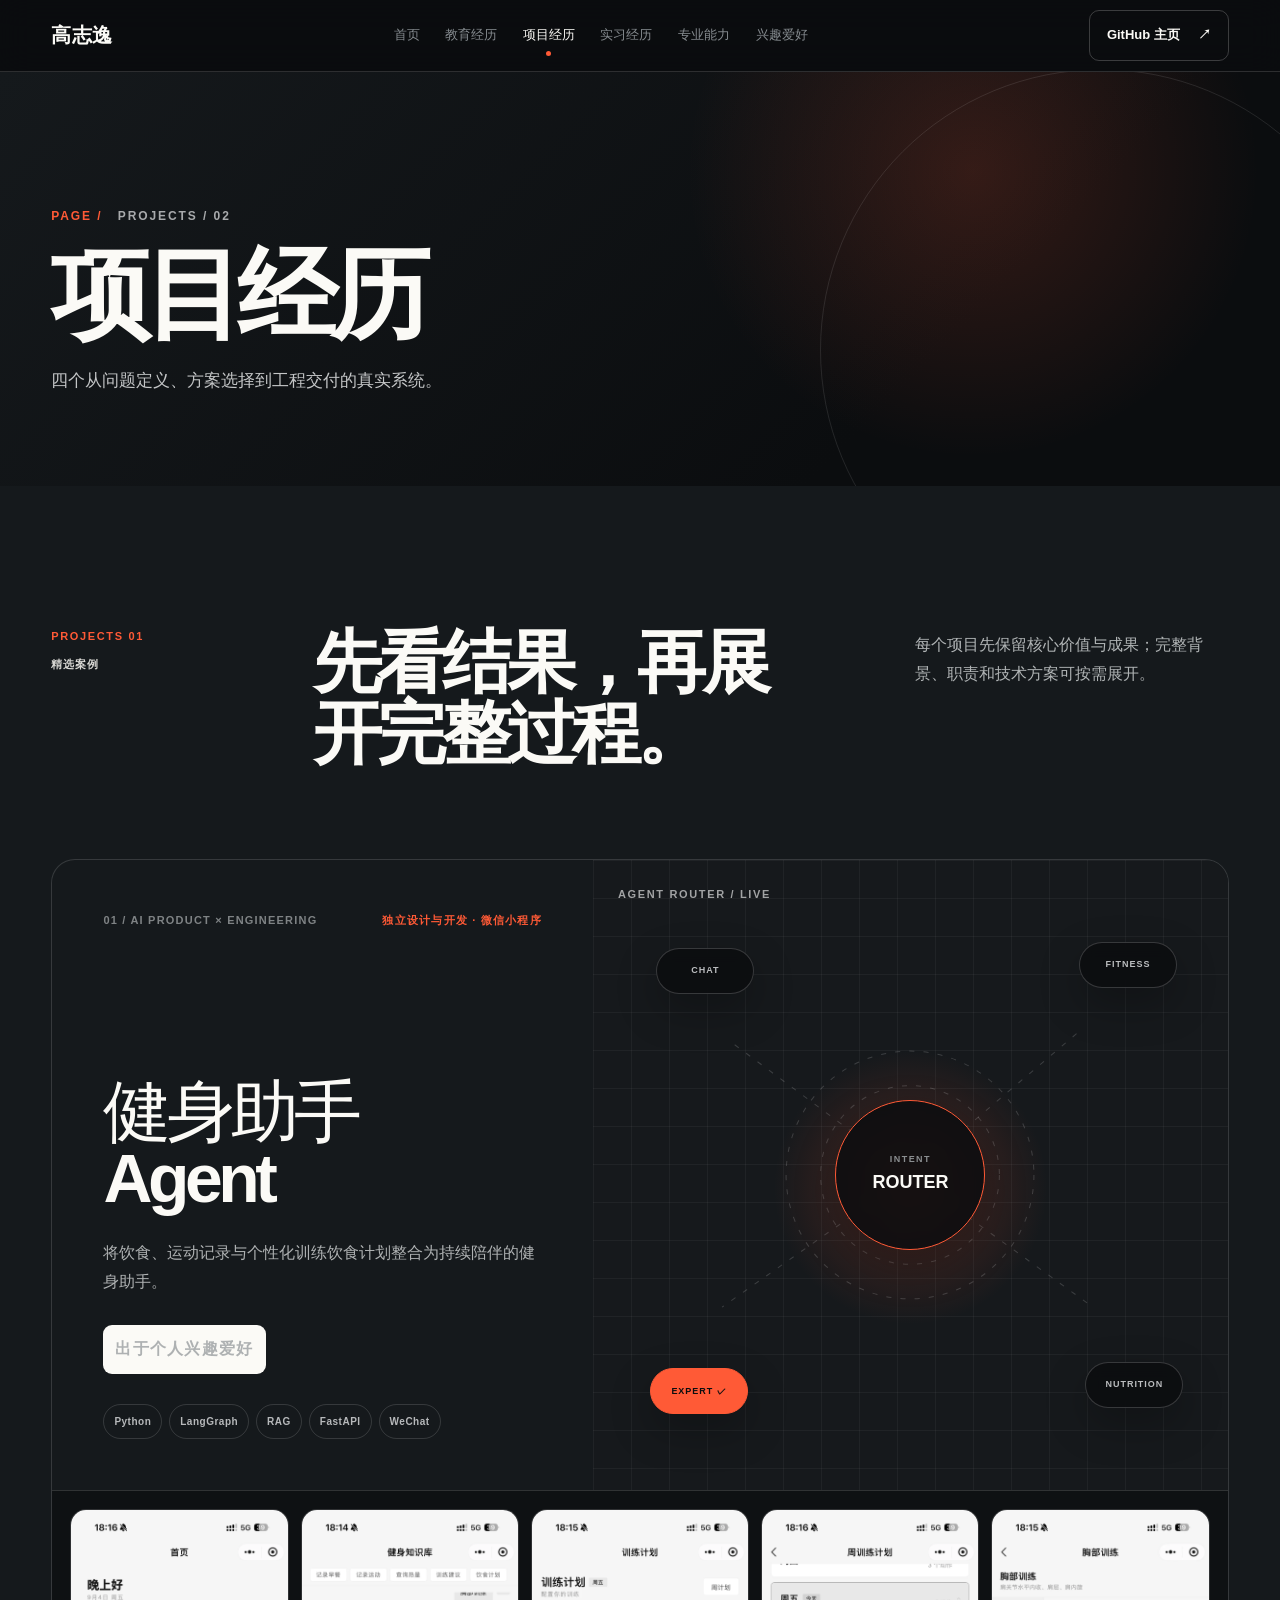
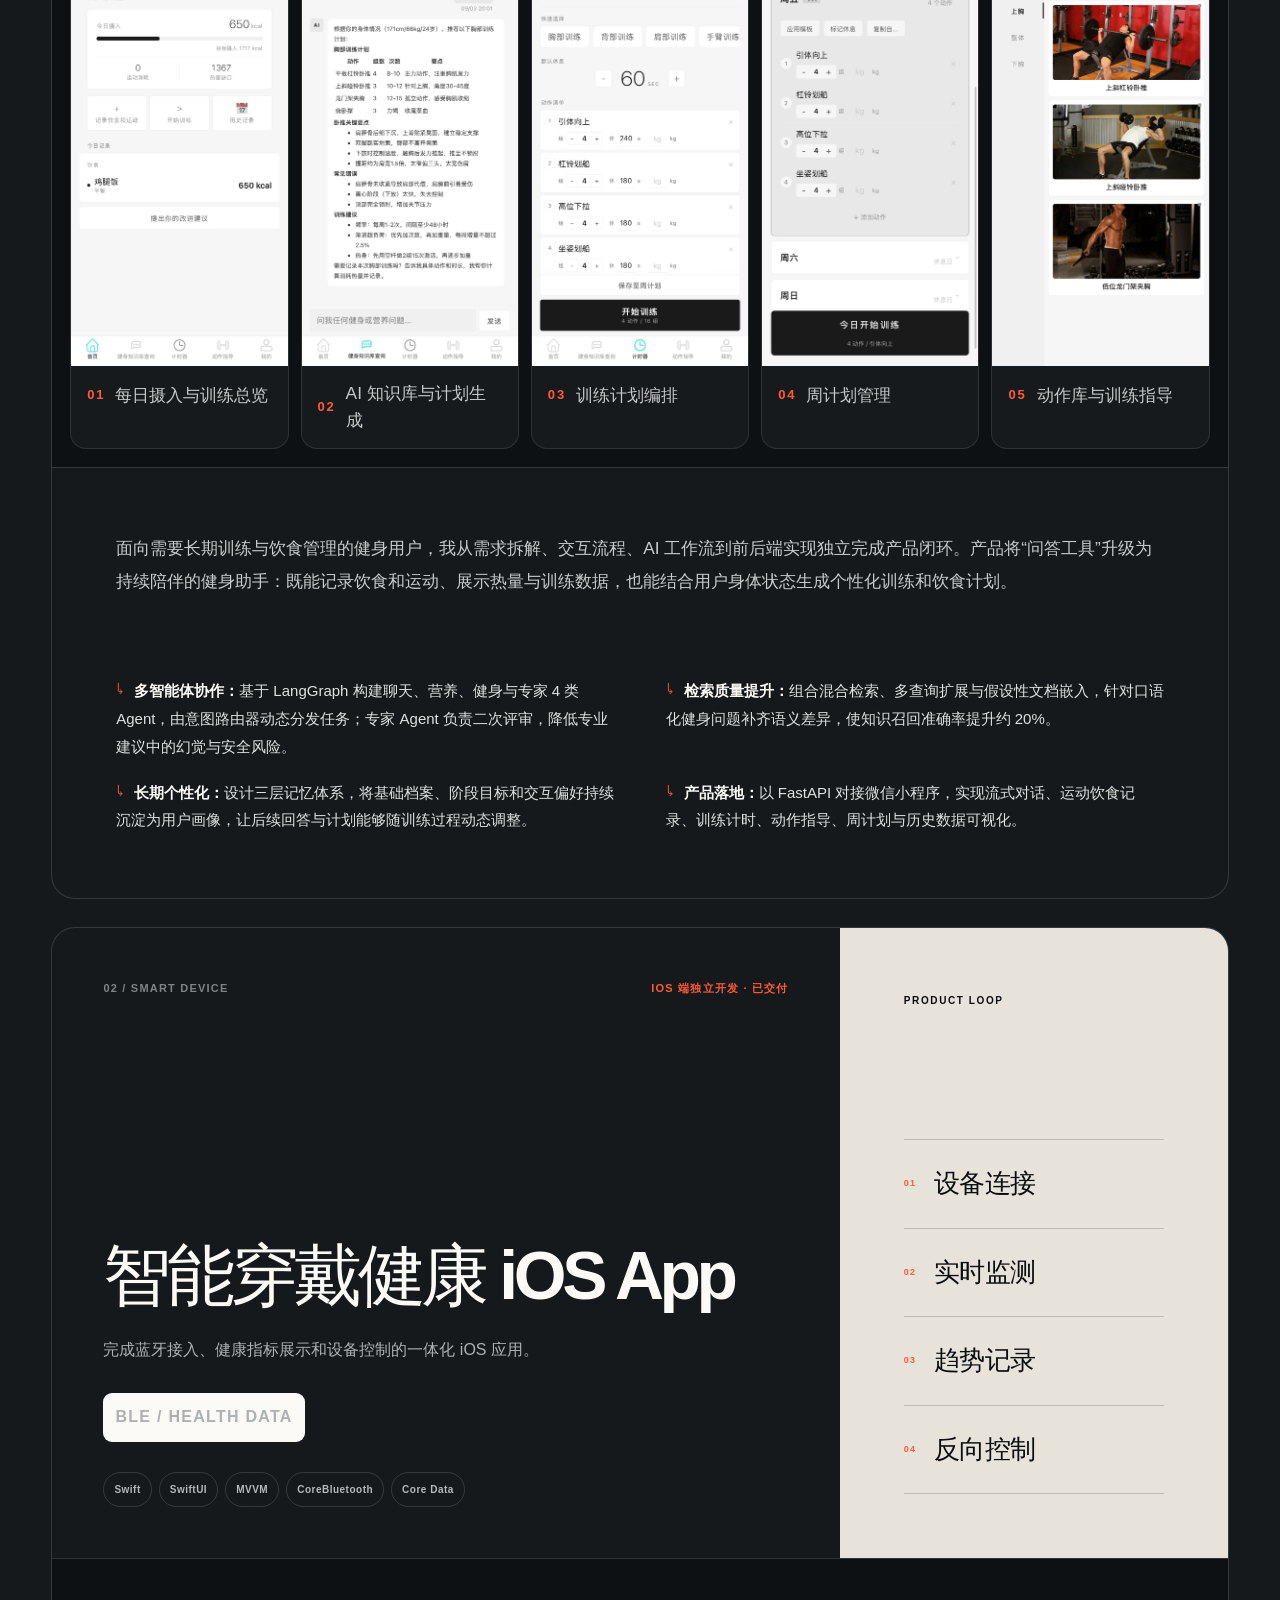
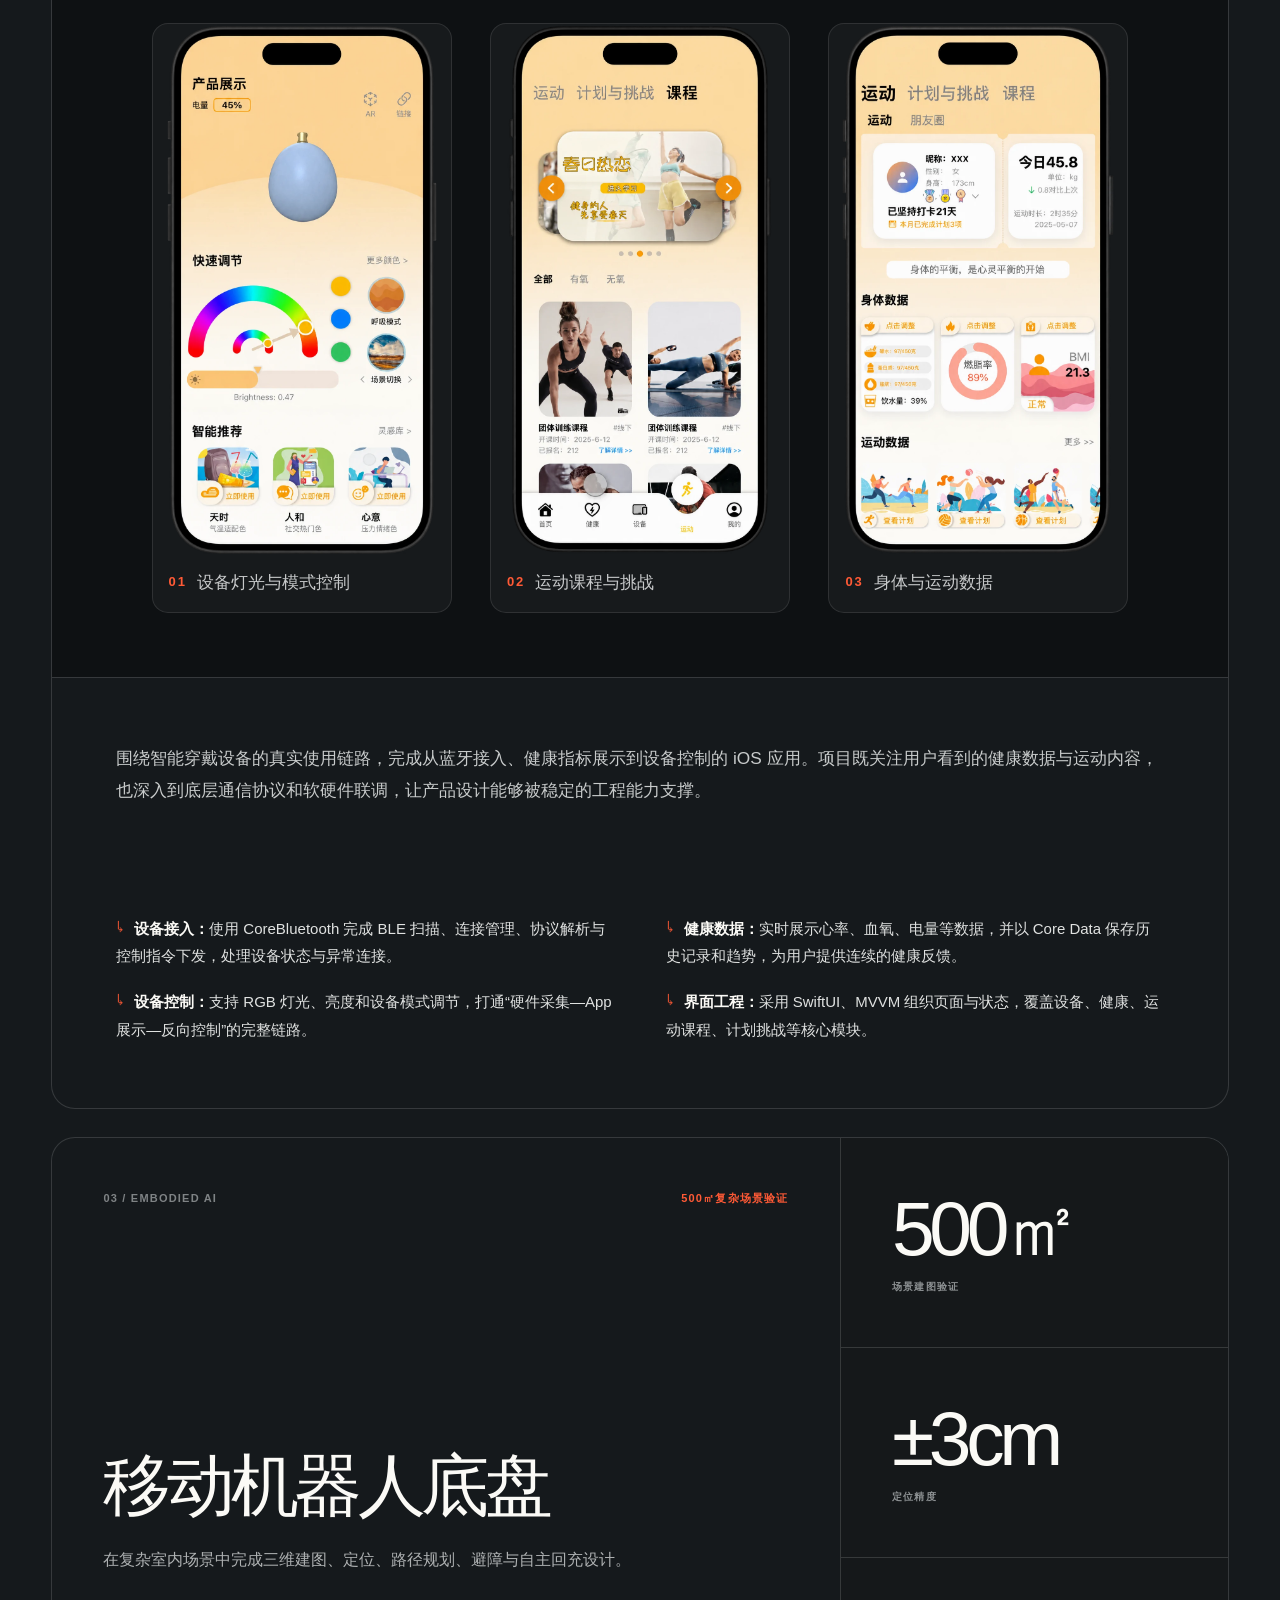
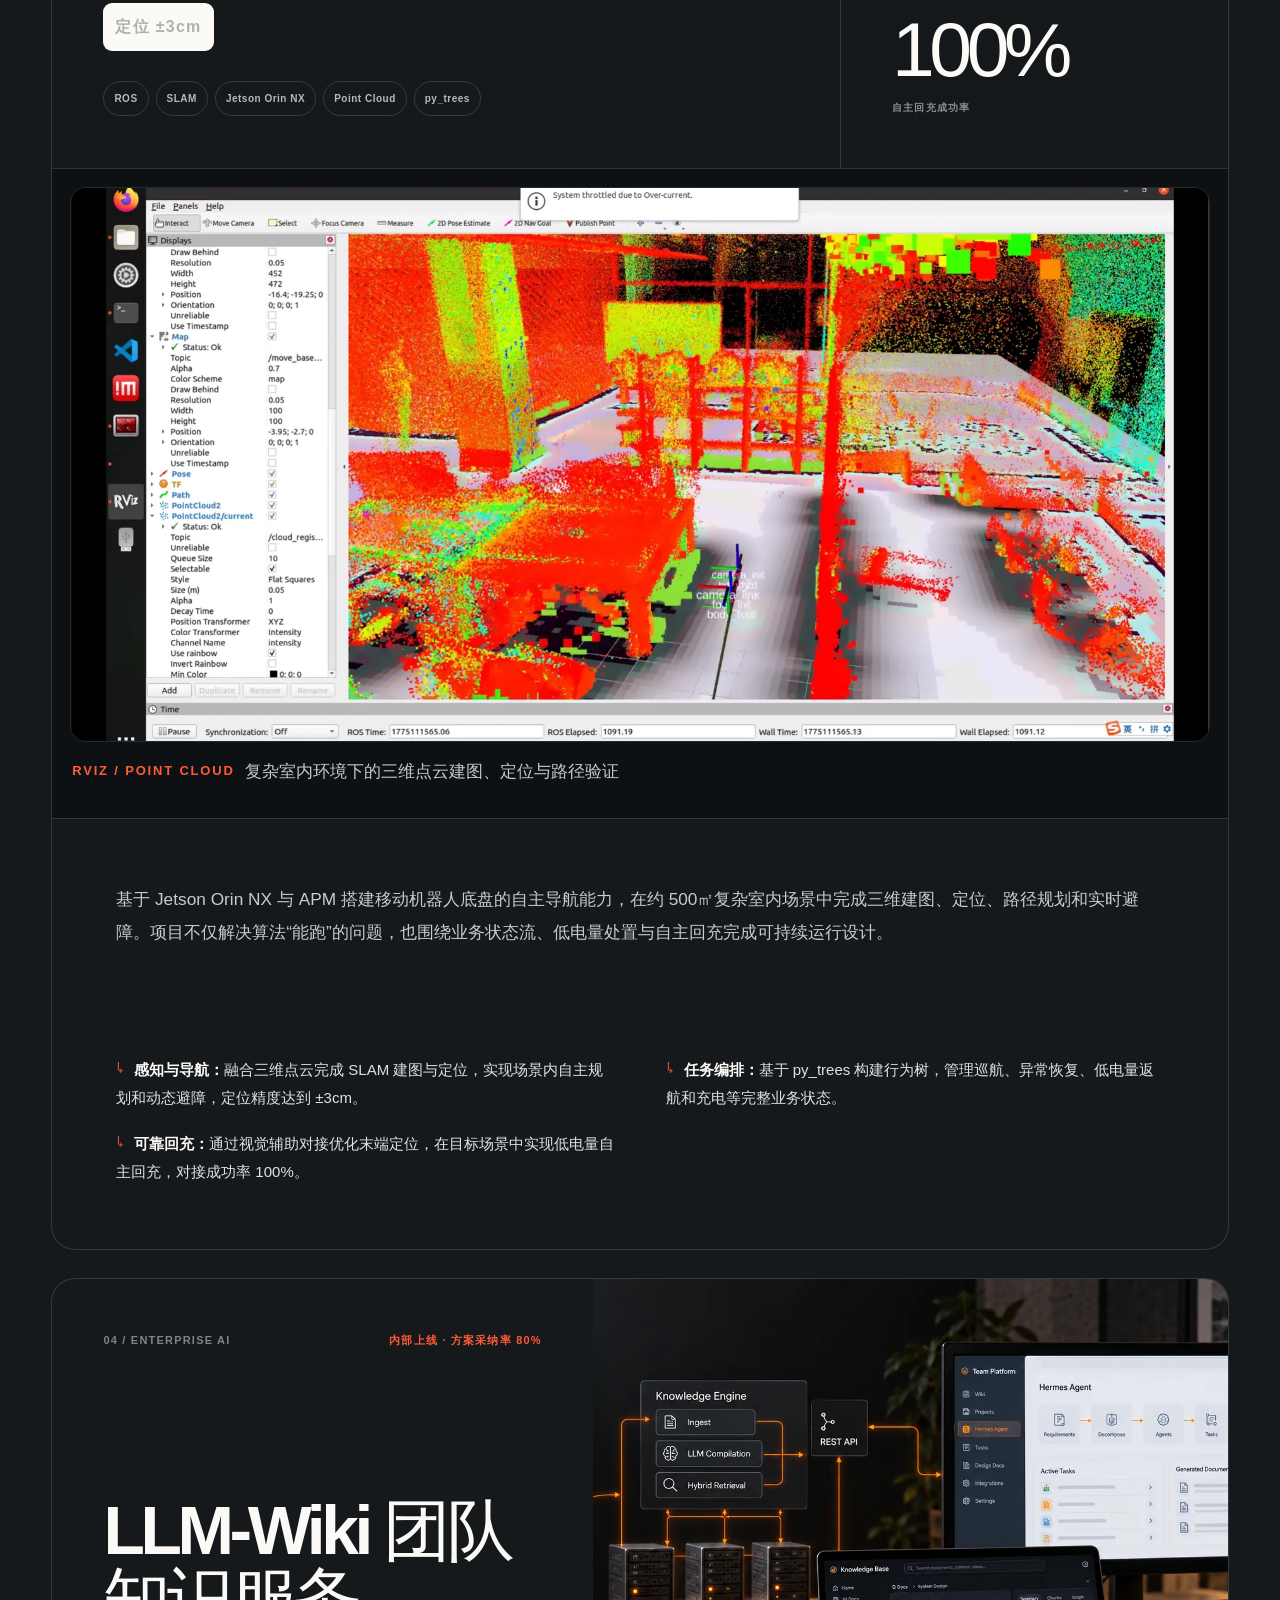
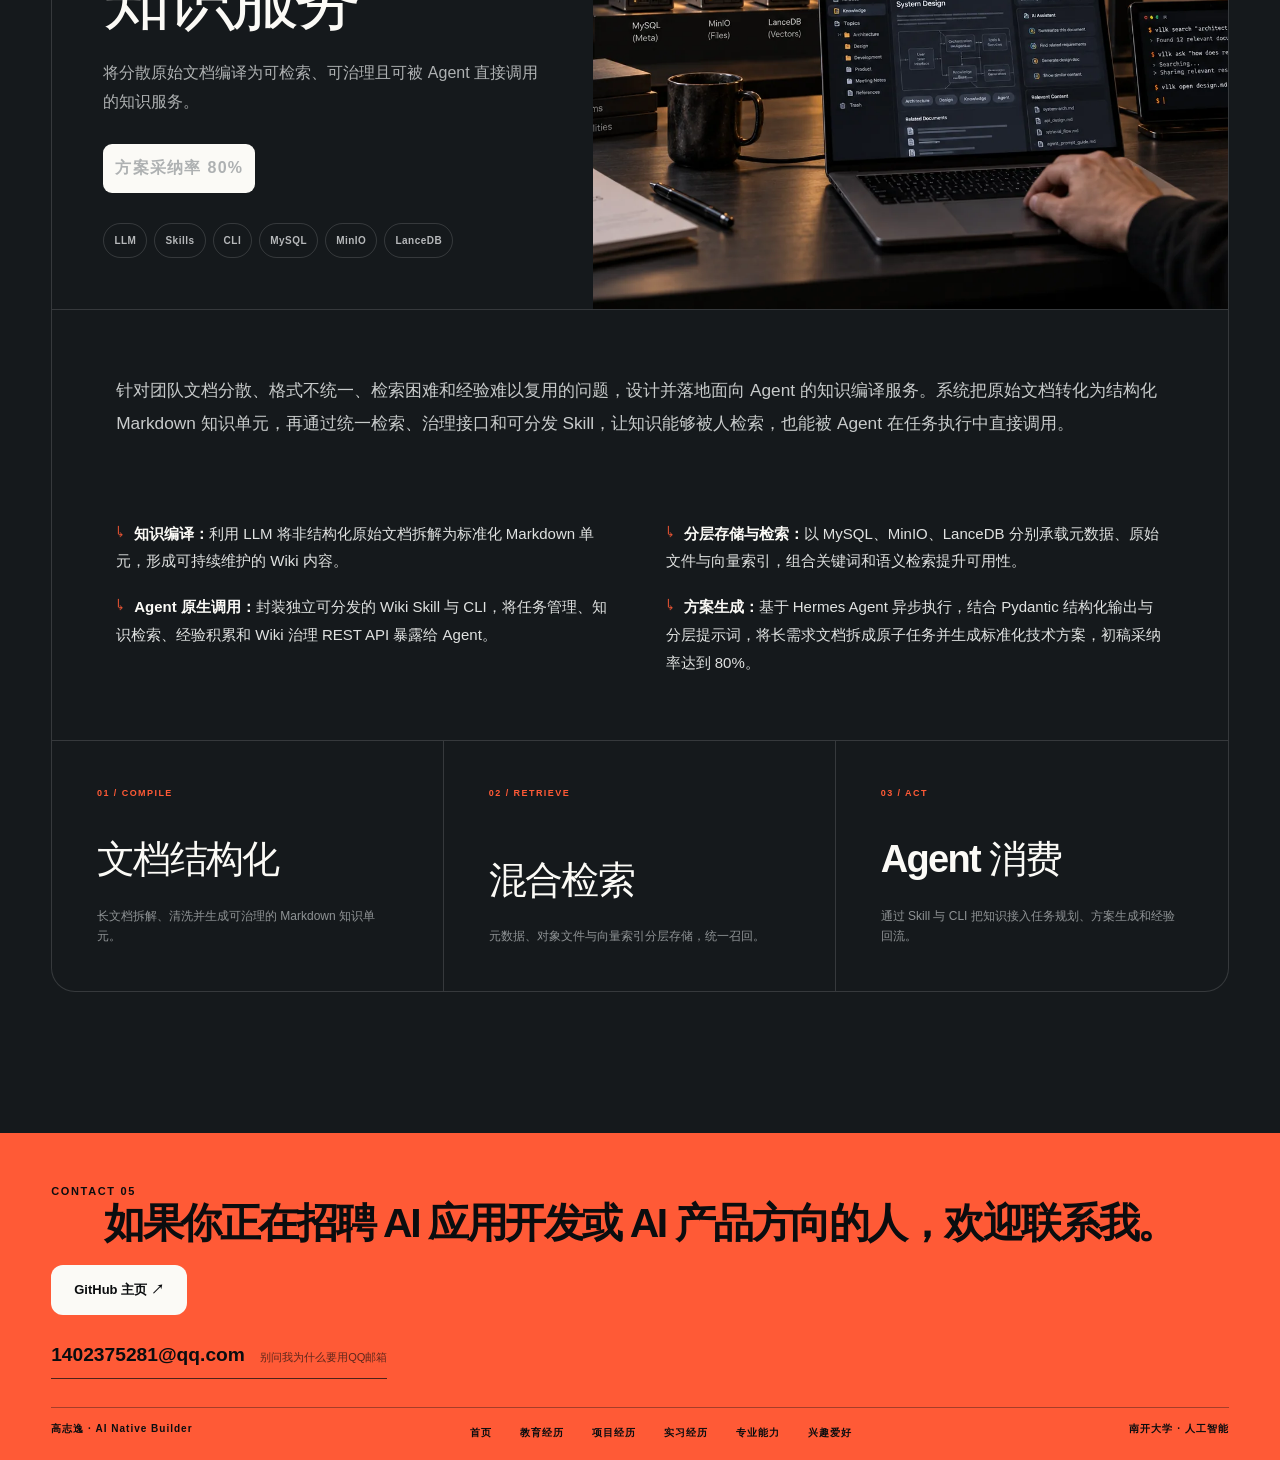
<file: projects.html>
<!doctype html>
<html lang="zh-CN">
  <head>
    <meta charset="UTF-8" />
    <meta name="viewport" content="width=device-width, initial-scale=1.0" />
    <meta name="description" content="高志逸的项目经历页面，展示代表性项目、系统设计与交付成果。" />
    <meta name="theme-color" content="#0b0d0f" />
    <title>项目经历｜高志逸</title>
    <link rel="icon" href="assets/favicon.svg" type="image/svg+xml" />
    <link rel="stylesheet" href="styles.css?v=20260910-3" />
    <script src="script.js?v=20260910-1" defer></script>
  </head>
  <body data-page="projects">
    <a class="skip-link" href="#main">跳到主要内容</a>
    <header class="site-header" aria-label="主导航">
      <a class="brand" href="index.html" aria-label="返回首页">高志逸</a>
      <button class="mobile-menu-toggle" type="button" aria-controls="site-nav" aria-expanded="false">
        <span>菜单</span>
        <span aria-hidden="true">＋</span>
      </button>
      <nav class="nav-links" id="site-nav" aria-label="页面导航">
        <a href="index.html" data-page-link="home">首页</a>
        <a href="education.html" data-page-link="education">教育经历</a>
        <a href="projects.html" data-page-link="projects">项目经历</a>
        <a href="internship.html" data-page-link="internship">实习经历</a>
        <a href="skills.html" data-page-link="skills">专业能力</a>
        <a href="interests.html" data-page-link="interests">兴趣爱好</a>
      </nav>
      <a class="header-cta" href="https://github.com/Ya97779" target="_blank" rel="noopener noreferrer" aria-label="GitHub 主页">GitHub 主页<span aria-hidden="true">↗</span></a>
    </header>
    <main id="main">
      <section class="page-hero projects-hero" id="projects-hero" aria-labelledby="projects-title">
        <div class="hero-content">
          <p class="hero-role">PROJECTS</p>
          <h1 id="projects-title">项目经历</h1>
          <p class="hero-intro">四个从问题定义、方案选择到工程交付的真实系统。</p>
        </div>
      </section>
      <section class="section page-content projects-content" aria-labelledby="projects-content-title">
        <div class="section-heading compact">
          <div>
            <span class="section-index">PROJECTS 01</span>
            <span class="section-name">精选案例</span>
          </div>
          <h2 id="projects-content-title">先看结果，再展开完整过程。</h2>
          <p>每个项目先保留核心价值与成果；完整背景、职责和技术方案可按需展开。</p>
        </div>
        <div class="projects-list">
          <article class="project-card project-case project-featured reveal">
            <div class="project-overview">
              <div class="project-copy">
                <div class="project-meta"><span>01 / AI PRODUCT × ENGINEERING</span><span>独立设计与开发 · 微信小程序</span></div>
                <h3>健身助手 Agent</h3>
                <p>将饮食、运动记录与个性化训练饮食计划整合为持续陪伴的健身助手。</p>
                <p class="metric-pill">出于个人兴趣爱好</p>
                <div class="tag-list" aria-label="技术栈"><span>Python</span><span>LangGraph</span><span>RAG</span><span>FastAPI</span><span>WeChat</span></div>
              </div>
              <div class="project-visual agent-visual" aria-label="多智能体架构示意图">
                <div class="visual-label">AGENT ROUTER / LIVE</div><div class="agent-core"><span>INTENT</span><strong>ROUTER</strong></div>
                <div class="agent-node node-chat">CHAT</div><div class="agent-node node-fitness">FITNESS</div><div class="agent-node node-nutrition">NUTRITION</div><div class="agent-node node-expert">EXPERT ✓</div>
                <svg viewBox="0 0 600 470" role="presentation" aria-hidden="true"><path d="M300 235 L125 105 M300 235 L465 95 M300 235 L480 365 M300 235 L115 365" /><circle cx="300" cy="235" r="88" /><circle cx="300" cy="235" r="122" /></svg>
              </div>
            </div>
            <div class="project-gallery phone-gallery fitness-gallery" aria-label="健身助手产品界面"><figure class="project-shot"><img src="assets/projects/fitness-01.webp" alt="健身助手首页的热量摄入、运动消耗与饮食记录界面" loading="lazy" decoding="async" /><figcaption><span>01</span>每日摄入与训练总览</figcaption></figure><figure class="project-shot"><img src="assets/projects/fitness-02.webp" alt="健身助手知识库生成个性化胸部训练计划的对话界面" loading="lazy" decoding="async" /><figcaption><span>02</span>AI 知识库与计划生成</figcaption></figure><figure class="project-shot"><img src="assets/projects/fitness-03.webp" alt="健身助手训练计划动作和组数配置界面" loading="lazy" decoding="async" /><figcaption><span>03</span>训练计划编排</figcaption></figure><figure class="project-shot"><img src="assets/projects/fitness-04.webp" alt="健身助手周训练计划管理界面" loading="lazy" decoding="async" /><figcaption><span>04</span>周计划管理</figcaption></figure><figure class="project-shot"><img src="assets/projects/fitness-05.webp" alt="健身助手胸部动作指导与示范界面" loading="lazy" decoding="async" /><figcaption><span>05</span>动作库与训练指导</figcaption></figure></div>
            <div class="project-full-content">
              <div class="project-copy"><p>面向需要长期训练与饮食管理的健身用户，我从需求拆解、交互流程、AI 工作流到前后端实现独立完成产品闭环。产品将“问答工具”升级为持续陪伴的健身助手：既能记录饮食和运动、展示热量与训练数据，也能结合用户身体状态生成个性化训练和饮食计划。</p><ul class="project-points"><li><strong>多智能体协作：</strong>基于 LangGraph 构建聊天、营养、健身与专家 4 类 Agent，由意图路由器动态分发任务；专家 Agent 负责二次评审，降低专业建议中的幻觉与安全风险。</li><li><strong>检索质量提升：</strong>组合混合检索、多查询扩展与假设性文档嵌入，针对口语化健身问题补齐语义差异，使知识召回准确率提升约 20%。</li><li><strong>长期个性化：</strong>设计三层记忆体系，将基础档案、阶段目标和交互偏好持续沉淀为用户画像，让后续回答与计划能够随训练过程动态调整。</li><li><strong>产品落地：</strong>以 FastAPI 对接微信小程序，实现流式对话、运动饮食记录、训练计时、动作指导、周计划与历史数据可视化。</li></ul></div>
            </div>
          </article>

          <article class="project-card project-case reveal">
            <div class="project-overview project-overview-split"><div class="project-copy"><div class="project-meta"><span>02 / SMART DEVICE</span><span>iOS 端独立开发 · 已交付</span></div><h3>智能穿戴健康 iOS App</h3><p>完成蓝牙接入、健康指标展示和设备控制的一体化 iOS 应用。</p><p class="metric-pill">BLE / HEALTH DATA</p><div class="tag-list"><span>Swift</span><span>SwiftUI</span><span>MVVM</span><span>CoreBluetooth</span><span>Core Data</span></div></div><aside class="project-fact-panel" aria-label="项目链路"><span>PRODUCT LOOP</span><ol><li><b>01</b>设备连接</li><li><b>02</b>实时监测</li><li><b>03</b>趋势记录</li><li><b>04</b>反向控制</li></ol></aside></div>
            <div class="project-gallery phone-gallery ios-gallery" aria-label="智能穿戴健康 iOS App 产品界面"><figure class="project-shot"><img src="assets/projects/ios01.webp" alt="智能穿戴 iOS App 的设备灯光与模式控制界面" width="941" height="1672" loading="lazy" decoding="async" /><figcaption><span>01</span>设备灯光与模式控制</figcaption></figure><figure class="project-shot"><img src="assets/projects/ios02.webp" alt="智能穿戴 iOS App 的运动课程列表界面" width="941" height="1672" loading="lazy" decoding="async" /><figcaption><span>02</span>运动课程与挑战</figcaption></figure><figure class="project-shot"><img src="assets/projects/ios03.webp" alt="智能穿戴 iOS App 的身体与运动数据界面" width="941" height="1672" loading="lazy" decoding="async" /><figcaption><span>03</span>身体与运动数据</figcaption></figure></div>
            <div class="project-full-content"><div class="project-copy"><p>围绕智能穿戴设备的真实使用链路，完成从蓝牙接入、健康指标展示到设备控制的 iOS 应用。项目既关注用户看到的健康数据与运动内容，也深入到底层通信协议和软硬件联调，让产品设计能够被稳定的工程能力支撑。</p><ul class="project-points"><li><strong>设备接入：</strong>使用 CoreBluetooth 完成 BLE 扫描、连接管理、协议解析与控制指令下发，处理设备状态与异常连接。</li><li><strong>健康数据：</strong>实时展示心率、血氧、电量等数据，并以 Core Data 保存历史记录和趋势，为用户提供连续的健康反馈。</li><li><strong>设备控制：</strong>支持 RGB 灯光、亮度和设备模式调节，打通“硬件采集—App 展示—反向控制”的完整链路。</li><li><strong>界面工程：</strong>采用 SwiftUI、MVVM 组织页面与状态，覆盖设备、健康、运动课程、计划挑战等核心模块。</li></ul></div></div>
          </article>

          <article class="project-card project-case reveal">
            <div class="project-overview project-overview-split"><div class="project-copy"><div class="project-meta"><span>03 / EMBODIED AI</span><span>500㎡复杂场景验证</span></div><h3>移动机器人底盘</h3><p>在复杂室内场景中完成三维建图、定位、路径规划、避障与自主回充设计。</p><p class="metric-pill">定位 ±3cm</p><div class="tag-list"><span>ROS</span><span>SLAM</span><span>Jetson Orin NX</span><span>Point Cloud</span><span>py_trees</span></div></div><aside class="project-metrics" aria-label="项目核心结果"><div><strong>500㎡</strong><span>场景建图验证</span></div><div><strong>±3cm</strong><span>定位精度</span></div><div><strong>100%</strong><span>自主回充成功率</span></div></aside></div>
            <figure class="robot-shot"><img src="assets/projects/robot-01.webp" alt="RViz 中的移动机器人三维点云建图与定位效果" loading="lazy" decoding="async" /><figcaption><span>RVIZ / POINT CLOUD</span>复杂室内环境下的三维点云建图、定位与路径验证</figcaption></figure>
            <div class="project-full-content"><div class="project-copy"><p>基于 Jetson Orin NX 与 APM 搭建移动机器人底盘的自主导航能力，在约 500㎡复杂室内场景中完成三维建图、定位、路径规划和实时避障。项目不仅解决算法“能跑”的问题，也围绕业务状态流、低电量处置与自主回充完成可持续运行设计。</p><ul class="project-points"><li><strong>感知与导航：</strong>融合三维点云完成 SLAM 建图与定位，实现场景内自主规划和动态避障，定位精度达到 ±3cm。</li><li><strong>任务编排：</strong>基于 py_trees 构建行为树，管理巡航、异常恢复、低电量返航和充电等完整业务状态。</li><li><strong>可靠回充：</strong>通过视觉辅助对接优化末端定位，在目标场景中实现低电量自主回充，对接成功率 100%。</li></ul></div></div>
          </article>

          <article class="project-card project-case wiki-case reveal">
            <div class="project-overview"><div class="project-copy"><div class="project-meta"><span>04 / ENTERPRISE AI</span><span>内部上线 · 方案采纳率 80%</span></div><h3>LLM-Wiki 团队知识服务</h3><p>将分散原始文档编译为可检索、可治理且可被 Agent 直接调用的知识服务。</p><p class="metric-pill">方案采纳率 80%</p><div class="tag-list"><span>LLM</span><span>Skills</span><span>CLI</span><span>MySQL</span><span>MinIO</span><span>LanceDB</span></div></div><div class="project-visual wiki-visual" aria-label="LLM-Wiki 知识编译工作台照片"><img src="assets/projects/llm-wiki-workspace.webp" alt="展示 LLM-Wiki 知识编译、混合检索和 Agent 任务流的研发工作台" width="1448" height="1086" loading="lazy" decoding="async" /></div></div>
            <div class="project-full-content"><div class="project-copy"><p>针对团队文档分散、格式不统一、检索困难和经验难以复用的问题，设计并落地面向 Agent 的知识编译服务。系统把原始文档转化为结构化 Markdown 知识单元，再通过统一检索、治理接口和可分发 Skill，让知识能够被人检索，也能被 Agent 在任务执行中直接调用。</p><ul class="project-points"><li><strong>知识编译：</strong>利用 LLM 将非结构化原始文档拆解为标准化 Markdown 单元，形成可持续维护的 Wiki 内容。</li><li><strong>分层存储与检索：</strong>以 MySQL、MinIO、LanceDB 分别承载元数据、原始文件与向量索引，组合关键词和语义检索提升可用性。</li><li><strong>Agent 原生调用：</strong>封装独立可分发的 Wiki Skill 与 CLI，将任务管理、知识检索、经验积累和 Wiki 治理 REST API 暴露给 Agent。</li><li><strong>方案生成：</strong>基于 Hermes Agent 异步执行，结合 Pydantic 结构化输出与分层提示词，将长需求文档拆成原子任务并生成标准化技术方案，初稿采纳率达到 80%。</li></ul></div><div class="wiki-flow" aria-label="LLM-Wiki 工作流"><article><span>01 / COMPILE</span><strong>文档结构化</strong><p>长文档拆解、清洗并生成可治理的 Markdown 知识单元。</p></article><article><span>02 / RETRIEVE</span><strong>混合检索</strong><p>元数据、对象文件与向量索引分层存储，统一召回。</p></article><article><span>03 / ACT</span><strong>Agent 消费</strong><p>通过 Skill 与 CLI 把知识接入任务规划、方案生成和经验回流。</p></article></div></div>
          </article>
        </div>
      </section>
      <section class="contact-section" id="contact" aria-labelledby="contact-title">
        <div class="eyebrow">CONTACT 05</div>
        <p>AVAILABLE FOR AI OPPORTUNITIES</p>
        <h2 id="contact-title">如果你正在招聘 AI 应用开发或 AI 产品方向的人，欢迎联系我。</h2>
        <div class="contact-actions">
          <a class="button button-light" href="https://github.com/Ya97779" target="_blank" rel="noopener noreferrer">GitHub 主页 ↗</a>
        </div>
        <span class="contact-email">1402375281@qq.com <span class="contact-email-note">别问我为什么要用QQ邮箱</span></span>
        <footer>
          <a href="index.html">高志逸 · AI Native Builder</a>
          <nav class="footer-nav" aria-label="页脚导航"><a href="index.html">首页</a><a href="education.html">教育经历</a><a href="projects.html">项目经历</a><a href="internship.html">实习经历</a><a href="skills.html">专业能力</a><a href="interests.html">兴趣爱好</a></nav>
          <span>南开大学 · 人工智能</span>
        </footer>
      </section>
    </main>
  </body>
</html>
</file>
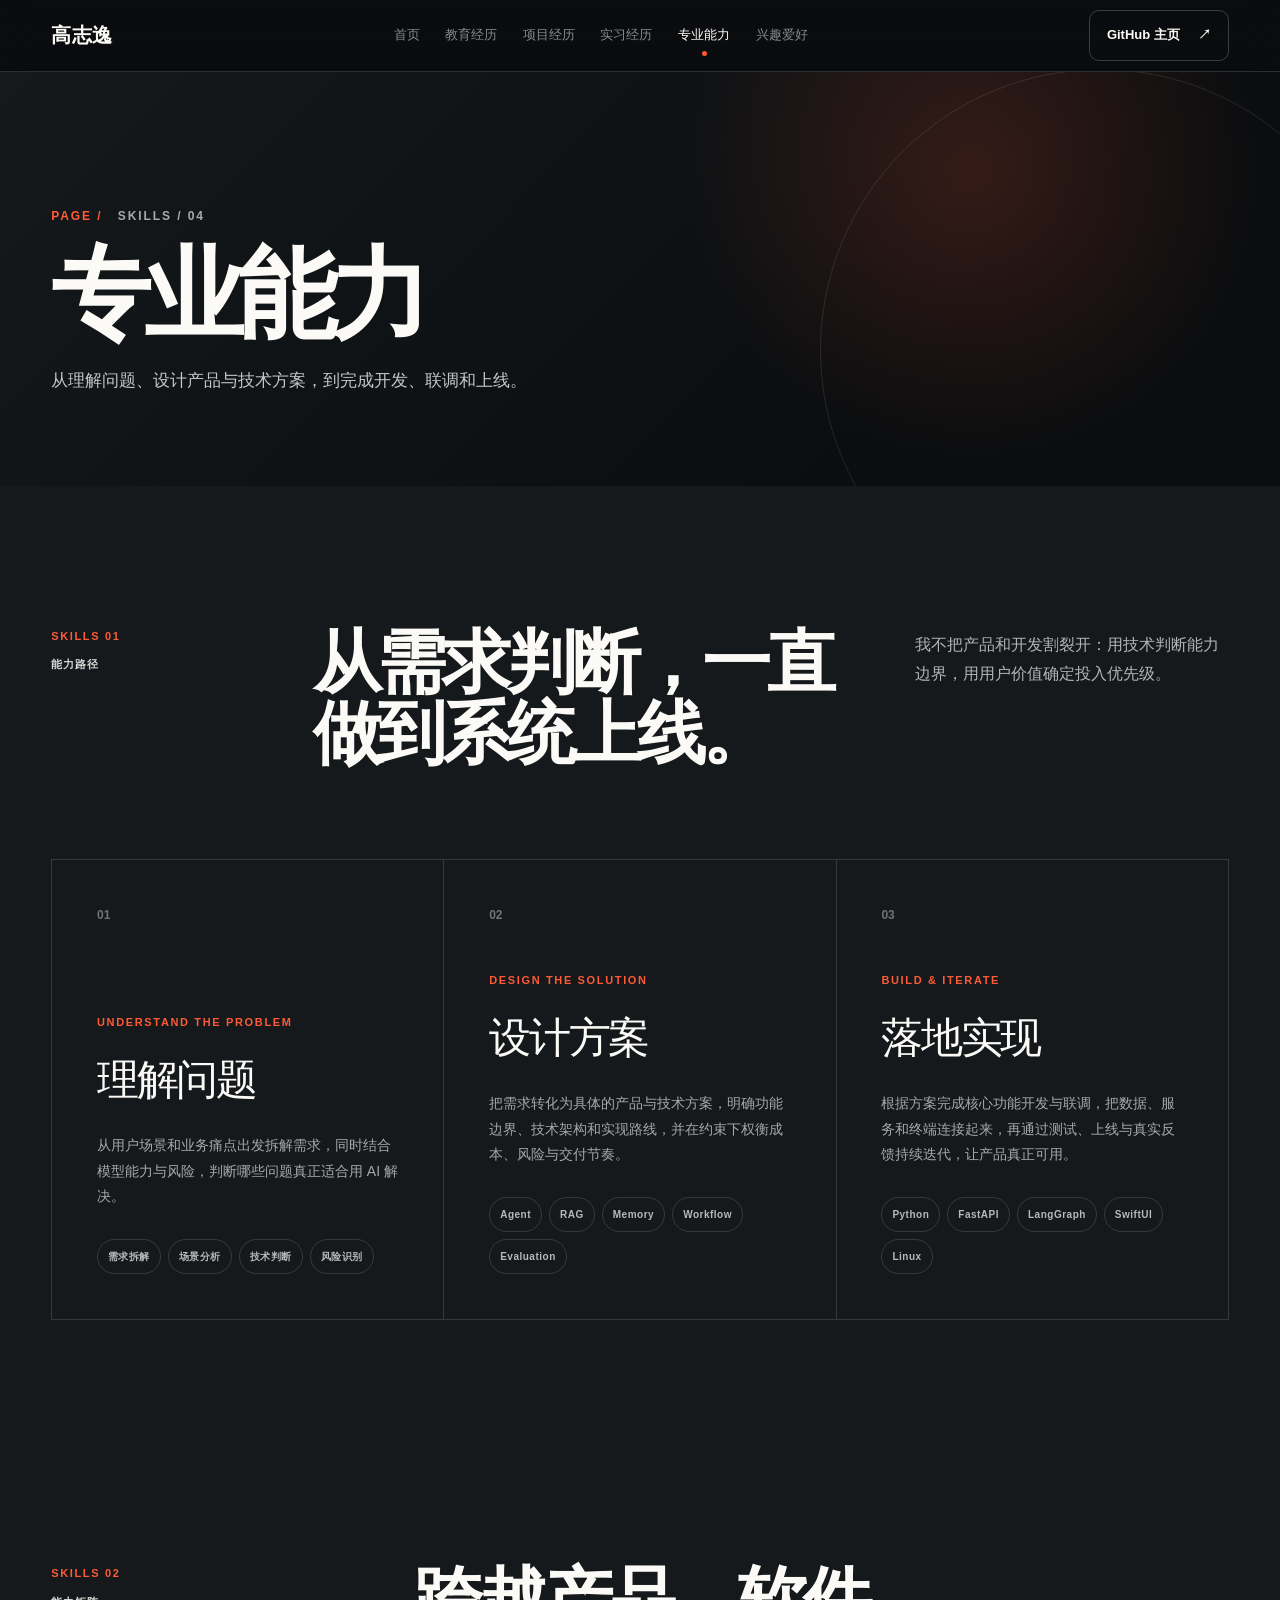
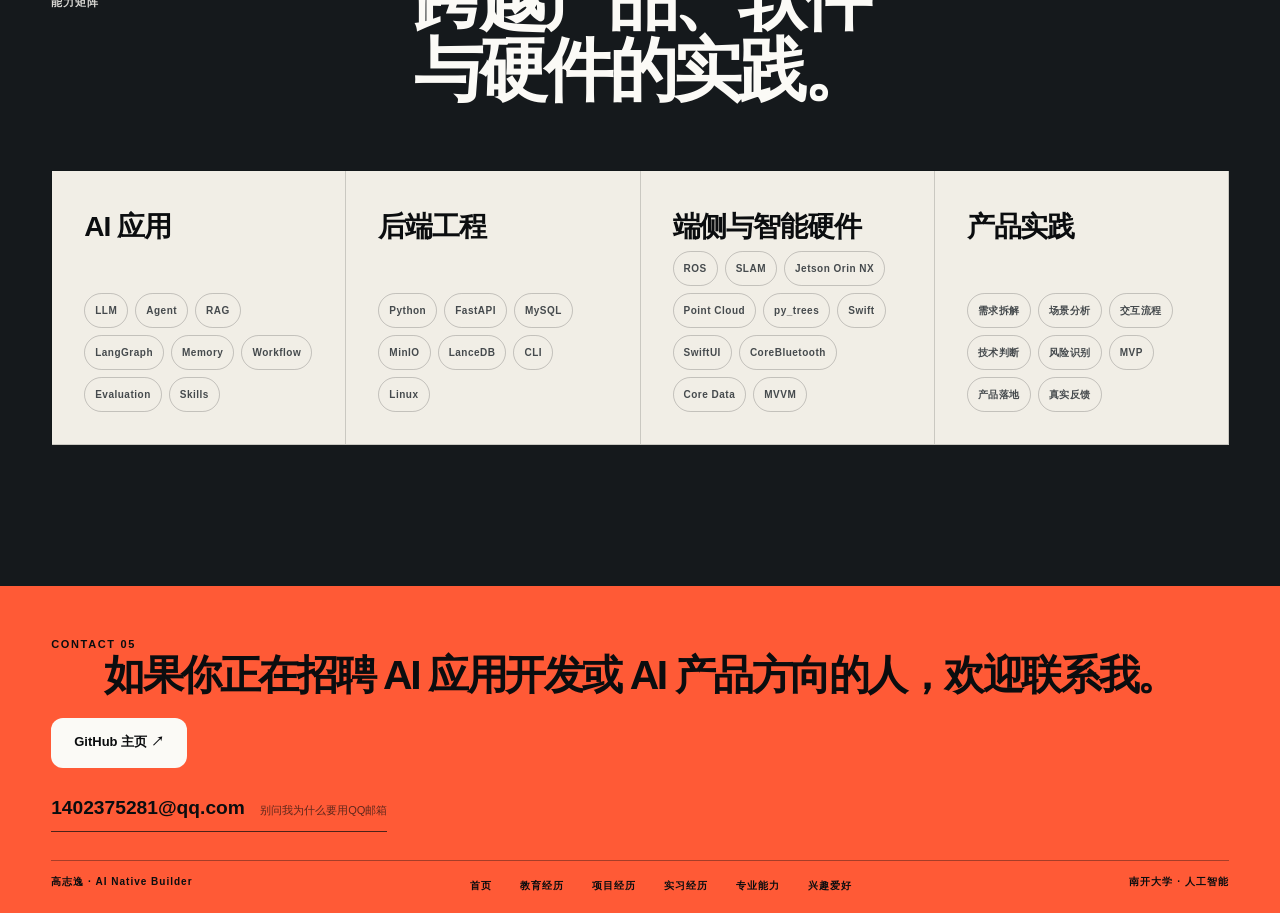
<file: skills.html>
<!doctype html>
<html lang="zh-CN">
  <head>
    <meta charset="UTF-8" />
    <meta name="viewport" content="width=device-width, initial-scale=1.0" />
    <meta name="description" content="高志逸的专业能力页面，展示技术栈、方法论与核心能力。" />
    <meta name="theme-color" content="#0b0d0f" />
    <title>专业能力｜高志逸</title>
    <link rel="icon" href="assets/favicon.svg" type="image/svg+xml" />
    <link rel="stylesheet" href="styles.css?v=20260910-3" />
    <script src="script.js?v=20260910-1" defer></script>
  </head>
  <body data-page="skills">
    <a class="skip-link" href="#main">跳到主要内容</a>
    <header class="site-header" aria-label="主导航">
      <a class="brand" href="index.html" aria-label="返回首页">高志逸</a>
      <button class="mobile-menu-toggle" type="button" aria-controls="site-nav" aria-expanded="false">
        <span>菜单</span>
        <span aria-hidden="true">＋</span>
      </button>
      <nav class="nav-links" id="site-nav" aria-label="页面导航">
        <a href="index.html" data-page-link="home">首页</a>
        <a href="education.html" data-page-link="education">教育经历</a>
        <a href="projects.html" data-page-link="projects">项目经历</a>
        <a href="internship.html" data-page-link="internship">实习经历</a>
        <a href="skills.html" data-page-link="skills">专业能力</a>
        <a href="interests.html" data-page-link="interests">兴趣爱好</a>
      </nav>
      <a class="header-cta" href="https://github.com/Ya97779" target="_blank" rel="noopener noreferrer" aria-label="GitHub 主页">GitHub 主页<span aria-hidden="true">↗</span></a>
    </header>
    <main id="main">
      <section class="page-hero skills-hero" id="skills-hero" aria-labelledby="skills-title">
        <div class="hero-content">
          <p class="hero-role">SKILLS</p>
          <h1 id="skills-title">专业能力</h1>
          <p class="hero-intro">从理解问题、设计产品与技术方案，到完成开发、联调和上线。</p>
        </div>
      </section>
      <section class="section page-content skills-content" aria-labelledby="skills-content-title">
        <div class="section-heading compact">
          <div>
            <span class="section-index">SKILLS 01</span>
            <span class="section-name">能力路径</span>
          </div>
          <h2 id="skills-content-title">从需求判断，一直做到系统上线。</h2>
          <p>我不把产品和开发割裂开：用技术判断能力边界，用用户价值确定投入优先级。</p>
        </div>
        <div class="capability-grid" aria-label="核心能力">
          <article>
            <span class="capability-number">01</span>
            <p class="eyebrow">UNDERSTAND THE PROBLEM</p>
            <h3>理解问题</h3>
            <p>从用户场景和业务痛点出发拆解需求，同时结合模型能力与风险，判断哪些问题真正适合用 AI 解决。</p>
            <div class="tag-list" aria-label="理解问题相关能力"><span>需求拆解</span><span>场景分析</span><span>技术判断</span><span>风险识别</span></div>
          </article>
          <article>
            <span class="capability-number">02</span>
            <p class="eyebrow">DESIGN THE SOLUTION</p>
            <h3>设计方案</h3>
            <p>把需求转化为具体的产品与技术方案，明确功能边界、技术架构和实现路线，并在约束下权衡成本、风险与交付节奏。</p>
            <div class="tag-list" aria-label="设计方案相关能力"><span>Agent</span><span>RAG</span><span>Memory</span><span>Workflow</span><span>Evaluation</span></div>
          </article>
          <article>
            <span class="capability-number">03</span>
            <p class="eyebrow">BUILD &amp; ITERATE</p>
            <h3>落地实现</h3>
            <p>根据方案完成核心功能开发与联调，把数据、服务和终端连接起来，再通过测试、上线与真实反馈持续迭代，让产品真正可用。</p>
            <div class="tag-list" aria-label="落地实现相关能力"><span>Python</span><span>FastAPI</span><span>LangGraph</span><span>SwiftUI</span><span>Linux</span></div>
          </article>
        </div>
        <section class="skill-matrix" aria-labelledby="skill-matrix-title">
          <div class="section-heading compact">
            <div><span class="section-index">SKILLS 02</span><span class="section-name">能力矩阵</span></div>
            <h2 id="skill-matrix-title">跨越产品、软件与硬件的实践。</h2>
          </div>
          <div class="skill-matrix-grid">
            <section data-skill-group aria-labelledby="ai-applications-title"><h3 id="ai-applications-title">AI 应用</h3><div class="tag-list"><span>LLM</span><span>Agent</span><span>RAG</span><span>LangGraph</span><span>Memory</span><span>Workflow</span><span>Evaluation</span><span>Skills</span></div></section>
            <section data-skill-group aria-labelledby="backend-engineering-title"><h3 id="backend-engineering-title">后端工程</h3><div class="tag-list"><span>Python</span><span>FastAPI</span><span>MySQL</span><span>MinIO</span><span>LanceDB</span><span>CLI</span><span>Linux</span></div></section>
            <section data-skill-group aria-labelledby="smart-hardware-title"><h3 id="smart-hardware-title">端侧与智能硬件</h3><div class="tag-list"><span>ROS</span><span>SLAM</span><span>Jetson Orin NX</span><span>Point Cloud</span><span>py_trees</span><span>Swift</span><span>SwiftUI</span><span>CoreBluetooth</span><span>Core Data</span><span>MVVM</span></div></section>
            <section data-skill-group aria-labelledby="product-practice-title"><h3 id="product-practice-title">产品实践</h3><div class="tag-list"><span>需求拆解</span><span>场景分析</span><span>交互流程</span><span>技术判断</span><span>风险识别</span><span>MVP</span><span>产品落地</span><span>真实反馈</span></div></section>
          </div>
        </section>
      </section>
      <section class="contact-section" id="contact" aria-labelledby="contact-title">
        <div class="eyebrow">CONTACT 05</div>
        <p>AVAILABLE FOR AI OPPORTUNITIES</p>
        <h2 id="contact-title">如果你正在招聘 AI 应用开发或 AI 产品方向的人，欢迎联系我。</h2>
        <div class="contact-actions">
          <a class="button button-light" href="https://github.com/Ya97779" target="_blank" rel="noopener noreferrer">GitHub 主页 ↗</a>
        </div>
        <span class="contact-email">1402375281@qq.com <span class="contact-email-note">别问我为什么要用QQ邮箱</span></span>
        <footer>
          <a href="index.html">高志逸 · AI Native Builder</a>
          <nav class="footer-nav" aria-label="页脚导航"><a href="index.html">首页</a><a href="education.html">教育经历</a><a href="projects.html">项目经历</a><a href="internship.html">实习经历</a><a href="skills.html">专业能力</a><a href="interests.html">兴趣爱好</a></nav>
          <span>南开大学 · 人工智能</span>
        </footer>
      </section>
    </main>
  </body>
</html>
</file>
<file: styles.css>
:root {
  --ink: #0b0d0f;
  --ink-soft: #15191c;
  --paper: #f1eee6;
  --paper-deep: #dedad0;
  --white: #fbfaf6;
  --muted: #858b8f;
  --accent: #ff5a36;
  --signal: #bdeec7;
  --max-width: 1480px;
  --side-pad: clamp(22px, 4vw, 64px);
  --radius: 24px;
  --control-bar-height: 72px;
}

@view-transition {
  navigation: auto;
}

* {
  box-sizing: border-box;
}

html {
  scroll-behavior: smooth;
}

body {
  margin: 0;
  overflow-x: hidden;
  color: var(--ink);
  background: var(--ink);
  font-family: Inter, "Helvetica Neue", "PingFang SC", "Microsoft YaHei", Arial, sans-serif;
  line-height: 1.7;
  -webkit-font-smoothing: antialiased;
  text-rendering: optimizeLegibility;
}

.scroll-progress {
  position: fixed;
  z-index: 60;
  top: 0;
  left: 0;
  width: 100%;
  height: 3px;
  background: var(--accent);
  pointer-events: none;
  transform: scaleX(0);
  transform-origin: left center;
}

body::selection {
  color: var(--white);
  background: var(--accent);
}

a {
  color: inherit;
  text-decoration: none;
}

button,
a {
  -webkit-tap-highlight-color: transparent;
}

button {
  font: inherit;
}

.skip-link {
  position: fixed;
  z-index: 100;
  top: 12px;
  left: 12px;
  padding: 10px 14px;
  color: var(--ink);
  background: var(--white);
  transform: translateY(-160%);
}

.skip-link:focus {
  transform: translateY(0);
}

.site-header {
  position: sticky;
  z-index: 30;
  top: 0;
  left: auto;
  display: grid;
  grid-template-columns: auto minmax(0, 1fr) auto;
  min-height: var(--control-bar-height);
  align-items: center;
  width: 100%;
  padding: 10px max(var(--side-pad), calc((100vw - var(--max-width)) / 2 + var(--side-pad)));
  border-bottom: 1px solid rgba(255, 255, 255, 0.14);
  color: var(--white);
  background: rgba(11, 13, 15, 0.84);
  backdrop-filter: blur(16px);
}

.brand {
  display: inline-flex;
  align-items: center;
  justify-self: start;
  font-size: clamp(18px, 1.6vw, 24px);
  font-weight: 760;
  letter-spacing: 0.02em;
}

.nav-links {
  display: flex;
  justify-content: center;
  align-items: center;
  min-width: 0;
  gap: clamp(12px, 2vw, 30px);
  color: var(--muted);
  font-size: 13px;
  white-space: nowrap;
}

.nav-links a,
.header-cta,
.identity-links a,
.contact-email {
  transition: color 180ms ease;
}

.nav-links a:hover,
.nav-links a:focus-visible,
.identity-links a:hover,
.identity-links a:focus-visible {
  color: var(--accent);
}

body[data-page="home"] .nav-links [data-page-link="home"],
body[data-page="education"] .nav-links [data-page-link="education"],
body[data-page="projects"] .nav-links [data-page-link="projects"],
body[data-page="internship"] .nav-links [data-page-link="internship"],
body[data-page="skills"] .nav-links [data-page-link="skills"],
body[data-page="interests"] .nav-links [data-page-link="interests"] {
  color: var(--white);
}

body[data-page="home"] .nav-links [data-page-link="home"]::after,
body[data-page="education"] .nav-links [data-page-link="education"]::after,
body[data-page="projects"] .nav-links [data-page-link="projects"]::after,
body[data-page="internship"] .nav-links [data-page-link="internship"]::after,
body[data-page="skills"] .nav-links [data-page-link="skills"]::after,
body[data-page="interests"] .nav-links [data-page-link="interests"]::after {
  display: block;
  width: 5px;
  height: 5px;
  margin: 4px auto -9px;
  content: "";
  border-radius: 999px;
  background: var(--accent);
}

.header-cta {
  display: inline-flex;
  align-items: center;
  justify-self: end;
  gap: 18px;
  padding: 13px 17px;
  border: 1px solid rgba(255, 255, 255, 0.2);
  border-radius: 10px;
  font-size: 13px;
  font-weight: 650;
}

.header-social-links {
  display: flex;
  align-items: center;
  justify-self: end;
  gap: 8px;
}

.header-social-links .header-cta {
  justify-self: initial;
}

.header-cta-secondary {
  color: var(--accent);
  border-color: rgba(255, 90, 54, 0.48);
}

.header-cta:hover,
.header-cta:focus-visible {
  color: var(--ink);
  background: var(--white);
}

.mobile-menu-toggle {
  display: none;
  width: auto;
  height: 42px;
  align-items: center;
  justify-content: center;
  gap: 7px;
  padding: 0 13px;
  border: 1px solid rgba(255, 255, 255, 0.26);
  border-radius: 10px;
  color: var(--white);
  background: transparent;
  font-size: 12px;
  font-weight: 650;
  line-height: 1;
  white-space: nowrap;
  cursor: pointer;
}

.mobile-menu-toggle span:last-child {
  font-size: 15px;
  transition: transform 180ms ease;
}

.mobile-menu-toggle[aria-expanded="true"] span:last-child {
  transform: rotate(45deg);
}

.hero {
  position: relative;
  isolation: isolate;
  display: grid;
  grid-template-columns: minmax(120px, 0.38fr) minmax(0, 1.5fr) minmax(180px, 0.5fr);
  align-items: end;
  min-height: 100svh;
  max-width: var(--max-width);
  margin: 0 auto;
  padding: 140px var(--side-pad) clamp(56px, 8vh, 90px);
  overflow: hidden;
  color: var(--white);
  background:
    radial-gradient(circle at 16% 22%, rgba(255, 90, 54, 0.23), transparent 25%),
    radial-gradient(circle at 84% 66%, rgba(43, 88, 106, 0.18), transparent 28%),
    linear-gradient(135deg, #0b0d0f 20%, #0f1012 63%, #090b0e);
}

.page-hero:not(.hero) {
  position: relative;
  isolation: isolate;
  display: grid;
  align-items: end;
  min-height: clamp(360px, 46svh, 520px);
  padding: clamp(76px, 10vw, 128px) var(--side-pad) clamp(56px, 7vw, 84px);
  overflow: hidden;
  color: var(--white);
  background:
    radial-gradient(circle at 76% 24%, rgba(255, 90, 54, 0.17), transparent 28%),
    linear-gradient(135deg, var(--ink-soft) 0%, var(--ink) 72%);
}

.page-hero:not(.hero)::after {
  position: absolute;
  z-index: -1;
  inset: auto -8% -35% auto;
  width: min(54vw, 560px);
  aspect-ratio: 1;
  content: "";
  border: 1px solid rgba(255, 255, 255, 0.1);
  border-radius: 50%;
}

.page-hero:not(.hero) .hero-content {
  width: min(100%, calc(var(--max-width) - (var(--side-pad) * 2)));
  margin: 0 auto;
  padding-top: 0;
}

.page-hero:not(.hero) .hero-role {
  margin-left: 0;
}

.page-hero:not(.hero) h1 {
  margin: 0;
  font-size: clamp(54px, 7.8vw, 112px);
  font-weight: 700;
  letter-spacing: -0.07em;
  line-height: 0.96;
}

.page-hero:not(.hero) .hero-intro {
  max-width: 640px;
  margin: 24px 0 0;
}

.page-hero:not(.hero) .hero-role::before {
  margin-right: 10px;
  color: var(--accent);
  content: "PAGE / ";
}

body[data-page="education"] .page-hero .hero-role::after { content: " / 01"; }
body[data-page="projects"] .page-hero .hero-role::after { content: " / 02"; }
body[data-page="internship"] .page-hero .hero-role::after { content: " / 03"; }
body[data-page="skills"] .page-hero .hero-role::after { content: " / 04"; }
body[data-page="interests"] .page-hero .hero-role::after { content: " / 05"; }

.hero::before {
  position: absolute;
  z-index: -1;
  inset: 0;
  content: "";
  pointer-events: none;
  opacity: 0.12;
  background-image: radial-gradient(rgba(255, 255, 255, 0.8) 0.45px, transparent 0.6px);
  background-size: 4px 4px;
}

.hero::after {
  position: absolute;
  z-index: -2;
  top: 14%;
  left: 46%;
  width: min(50vw, 680px);
  aspect-ratio: 1;
  content: "";
  border: 1px solid rgba(255, 255, 255, 0.05);
  border-radius: 50%;
  box-shadow: 0 0 160px rgba(255, 90, 54, 0.08) inset;
  transform: translateX(-50%);
}

.hero-atmosphere {
  position: absolute;
  z-index: -1;
  top: var(--glow-y, 44%);
  left: var(--glow-x, 56%);
  width: 540px;
  height: 540px;
  background: radial-gradient(circle, rgba(255, 90, 54, 0.1), transparent 67%);
  transform: translate(-50%, -50%);
  transition: top 200ms ease-out, left 200ms ease-out;
  pointer-events: none;
}

.hero-meta {
  position: absolute;
  top: 105px;
  right: var(--side-pad);
  left: var(--side-pad);
  display: flex;
  justify-content: space-between;
  color: #9d9fa1;
}

.eyebrow,
.section-index,
.section-name,
.project-meta,
.visual-label,
.timeline-type {
  font-size: 11px;
  font-weight: 800;
  letter-spacing: 0.15em;
  text-transform: uppercase;
}

.hero-content {
  position: relative;
  z-index: 2;
  align-self: center;
  min-width: 0;
  padding-top: 10vh;
}

.hero-role {
  margin: 0 0 20px 8px;
  color: #a8aaac;
  font-size: clamp(10px, 1vw, 12px);
  font-weight: 700;
  letter-spacing: 0.16em;
}

.hero h1 {
  margin: 0;
  font-size: clamp(76px, 11.2vw, 176px);
  font-weight: 760;
  letter-spacing: -0.075em;
  line-height: 0.74;
}

.hero h1 > span {
  display: block;
}

.hero h1 > span:first-child {
  margin-left: -0.04em;
  font-size: 0.46em;
  letter-spacing: -0.015em;
  line-height: 1.1;
}

.accent-dot {
  color: var(--accent);
}

.hero-intro {
  max-width: 630px;
  margin: 34px 0 0 4px;
  color: #c4c6c7;
  font-size: clamp(15px, 1.35vw, 20px);
  line-height: 1.7;
}

.hero-actions,
.contact-actions {
  display: flex;
  flex-wrap: wrap;
  gap: 12px;
  margin-top: 30px;
}

.button {
  display: inline-flex;
  min-height: 50px;
  padding: 0 22px;
  align-items: center;
  justify-content: center;
  border: 1px solid transparent;
  border-radius: 12px;
  font-size: 13px;
  font-weight: 700;
  transition: transform 180ms ease, color 180ms ease, background 180ms ease, border-color 180ms ease;
}

.button:hover,
.button:focus-visible {
  transform: translateY(-2px);
}

.button-primary {
  color: var(--ink);
  background: var(--white);
}

.button-primary:hover,
.button-primary:focus-visible {
  background: var(--accent);
}

.button-ghost {
  color: #b9bbbd;
  border-color: rgba(255, 255, 255, 0.14);
}

.button-ghost:hover,
.button-ghost:focus-visible {
  color: var(--white);
  border-color: rgba(255, 255, 255, 0.45);
}

.hero-side {
  color: #a1a3a5;
  font-size: 12px;
  line-height: 1.6;
}

.hero-side-left {
  align-self: end;
  padding-bottom: 7vh;
}

.hero-side-left strong {
  display: block;
  margin-left: -6px;
  color: var(--accent);
  font-size: clamp(62px, 6.7vw, 104px);
  line-height: 0.9;
  letter-spacing: -0.08em;
}

.hero-side-right {
  align-self: end;
  justify-self: end;
  max-width: 210px;
  padding-bottom: 7vh;
}

.hero-side-right > span {
  color: var(--accent);
  font-family: Georgia, "Times New Roman", serif;
  font-size: clamp(16px, 1.6vw, 24px);
}

.hero-side-right strong {
  display: block;
  margin-top: -3px;
  color: var(--white);
  font-size: clamp(24px, 2.3vw, 36px);
  line-height: 0.92;
  letter-spacing: -0.055em;
}

.hero-side-right p {
  margin: 16px 0 0;
}

.scroll-cue {
  position: absolute;
  right: var(--side-pad);
  bottom: 24px;
  display: flex;
  align-items: center;
  gap: 10px;
  color: #777a7c;
  font-size: 9px;
  font-weight: 800;
  letter-spacing: 0.18em;
}

.section {
  padding: clamp(86px, 11vw, 168px) var(--side-pad);
}

.section > * {
  width: min(100%, calc(var(--max-width) - (var(--side-pad) * 2)));
  margin-right: auto;
  margin-left: auto;
}

.page-content {
  background: var(--paper);
}

.projects-content,
.skills-content {
  color: var(--white);
  background: var(--ink-soft);
}

.projects-content .section-heading > p,
.skills-content .section-heading > p {
  color: #b0b4b5;
}

.projects-content .section-name,
.skills-content .section-name {
  color: #d9d8d4;
}

.skills-content .capability-grid article {
  color: var(--white);
}

.profile-section,
.journey-section {
  background: var(--paper);
}

.section-heading {
  display: grid;
  grid-template-columns: minmax(130px, 0.44fr) minmax(280px, 1.2fr) minmax(230px, 0.7fr);
  gap: clamp(28px, 5vw, 90px);
  align-items: start;
  padding-bottom: clamp(54px, 7vw, 100px);
}

.section-heading > div:first-child {
  display: flex;
  flex-direction: column;
  gap: 10px;
}

.section-index {
  color: var(--accent);
}

.section-name {
  letter-spacing: 0.08em;
}

.section-heading h2,
.contact-section h2 {
  margin: 0;
  font-size: clamp(40px, 5.4vw, 82px);
  font-weight: 620;
  letter-spacing: -0.06em;
  line-height: 1.03;
  text-wrap: balance;
}

.section-heading > p {
  margin: 4px 0 0;
  color: #55595c;
  font-size: clamp(14px, 1.25vw, 18px);
  line-height: 1.8;
}

.profile-grid {
  display: grid;
  grid-template-columns: minmax(0, 1.18fr) minmax(370px, 0.82fr);
  gap: 18px;
}

.identity-card {
  display: grid;
  grid-template-columns: minmax(210px, 0.82fr) minmax(280px, 1.18fr);
  min-height: 590px;
  color: var(--white);
  overflow: hidden;
  border-radius: var(--radius);
  background: var(--ink-soft);
}

.portrait-wrap {
  position: relative;
  min-height: 100%;
  overflow: hidden;
  background: #cdc9bf;
}

.portrait-wrap::after {
  position: absolute;
  inset: 0;
  content: "";
  background: linear-gradient(180deg, transparent 50%, rgba(11, 13, 15, 0.72));
}

.portrait-wrap img {
  width: 100%;
  height: 100%;
  object-fit: cover;
  object-position: center 25%;
  filter: saturate(0.78) contrast(1.04);
  transform: scale(1.02);
}

.availability {
  position: absolute;
  z-index: 2;
  right: 18px;
  bottom: 18px;
  left: 18px;
  display: flex;
  align-items: center;
  gap: 8px;
  padding: 12px 14px;
  border: 1px solid rgba(255, 255, 255, 0.24);
  border-radius: 11px;
  background: rgba(11, 13, 15, 0.62);
  backdrop-filter: blur(12px);
  font-size: 12px;
}

.availability i {
  width: 8px;
  height: 8px;
  border-radius: 50%;
  background: #7cff82;
  box-shadow: 0 0 12px rgba(124, 255, 130, 0.8);
}

.identity-copy {
  display: flex;
  flex-direction: column;
  justify-content: flex-end;
  padding: clamp(32px, 4vw, 66px);
}

.identity-copy .eyebrow {
  margin: 0 0 auto;
  color: var(--accent);
}

.identity-copy h3 {
  margin: 50px 0 22px;
  font-size: clamp(34px, 3.6vw, 58px);
  font-weight: 580;
  letter-spacing: -0.06em;
  line-height: 1.05;
}

.identity-copy > p:not(.eyebrow) {
  margin: 0;
  color: #aeb1b2;
  font-size: 15px;
  line-height: 1.85;
}

.identity-links {
  display: flex;
  gap: 28px;
  margin-top: 38px;
  font-size: 13px;
  font-weight: 700;
}

body[data-page="home"] .profile-grid {
  grid-template-columns: 1fr;
}

.profile-summary-card {
  display: block;
  min-height: 0;
}

.profile-summary-card .identity-copy {
  display: grid;
  grid-template-columns: minmax(130px, 0.44fr) minmax(0, 1.56fr);
  gap: 28px clamp(28px, 5vw, 90px);
  padding: clamp(36px, 6vw, 82px);
}

.profile-summary-card .identity-copy .eyebrow,
.profile-summary-card .identity-copy h3,
.profile-summary-card .identity-copy > p:not(.eyebrow),
.profile-summary-card .identity-copy .identity-links {
  grid-column: 2;
}

.profile-summary-card .identity-copy .eyebrow {
  grid-column: 1;
  grid-row: 1;
  align-self: start;
  margin: 0;
}

.profile-summary-card .identity-copy h3 {
  grid-row: 1;
  margin: 0;
  font-size: clamp(38px, 5.2vw, 76px);
}

.profile-summary-card .identity-copy > p:not(.eyebrow) {
  max-width: 720px;
  margin: 0;
}

.profile-summary-card .identity-links {
  margin-top: 4px;
}

.proof-grid {
  display: grid;
  grid-template-columns: repeat(2, minmax(0, 1fr));
  gap: 18px;
}

.proof-card {
  display: flex;
  flex-direction: column;
  min-height: 284px;
  padding: clamp(24px, 3vw, 40px);
  border: 1px solid rgba(11, 13, 15, 0.17);
  border-radius: var(--radius);
}

.proof-card > span {
  font-size: 10px;
  font-weight: 800;
  letter-spacing: 0.16em;
}

.proof-card strong {
  margin: auto 0 0;
  font-size: clamp(46px, 5.4vw, 76px);
  font-weight: 640;
  letter-spacing: -0.07em;
  line-height: 0.95;
}

.proof-card p {
  max-width: 180px;
  margin: 18px 0 0;
  color: #5d6062;
  font-size: 13px;
  line-height: 1.65;
}

.accent-card {
  color: var(--white);
  border-color: var(--accent);
  background: var(--accent);
}

.accent-card p {
  color: rgba(255, 255, 255, 0.82);
}

.outline-card {
  color: var(--white);
  border-color: var(--ink);
  background: var(--ink);
}

.outline-card p {
  color: #a9abad;
}

.routes-section {
  background: var(--paper-deep);
}

.route-grid {
  display: grid;
  grid-template-columns: repeat(5, minmax(0, 1fr));
  gap: 10px;
}

.route-card {
  position: relative;
  display: flex;
  min-height: 116px;
  flex-direction: column;
  justify-content: flex-end;
  padding: 18px 18px 16px;
  overflow: hidden;
  border: 1px solid rgba(11, 13, 15, 0.17);
  border-radius: 16px;
  background: var(--paper);
  box-shadow: 0 8px 24px rgba(11, 13, 15, 0.035);
  font-size: clamp(17px, 1.45vw, 23px);
  font-weight: 650;
  letter-spacing: -0.045em;
  line-height: 1.15;
  transition: transform 180ms ease, border-color 180ms ease, box-shadow 180ms ease;
}

.route-card::before {
  position: absolute;
  inset: 0 auto 0 0;
  width: 4px;
  content: "";
  background: var(--accent);
  opacity: 0;
  transition: opacity 180ms ease;
}

.route-card span {
  margin-top: 8px;
  color: #55595c;
  font-size: 11px;
  font-weight: 500;
  letter-spacing: 0;
  line-height: 1.45;
}

.route-card:hover,
.route-card:focus-visible,
.route-card[aria-current="page"] {
  border-color: rgba(11, 13, 15, 0.4);
  box-shadow: 0 18px 34px rgba(11, 13, 15, 0.1);
  transform: translateY(-3px);
}

.route-card:hover::before,
.route-card:focus-visible::before,
.route-card[aria-current="page"]::before {
  opacity: 1;
}

.routes-section .section-heading {
  padding-bottom: clamp(28px, 4vw, 54px);
}

.projects-section {
  color: var(--white);
  background: var(--ink);
}

.projects-section .section-heading > p {
  color: #9c9fa1;
}

.projects-section .section-name {
  color: #d9d8d4;
}

.projects-list {
  display: grid;
  gap: 28px;
}

.project-card {
  overflow: hidden;
  border: 1px solid rgba(255, 255, 255, 0.14);
  border-radius: var(--radius);
  background: var(--ink-soft);
  transition: border-color 260ms ease, box-shadow 260ms ease;
}

.project-details,
.timeline-details-panel {
  border-top: 1px solid rgba(255, 255, 255, 0.14);
}

.project-details > summary,
.timeline-details-panel > summary,
.details-toggle {
  display: flex;
  align-items: center;
  justify-content: space-between;
  gap: 18px;
  min-height: 62px;
  padding: 16px clamp(22px, 4vw, 58px);
  cursor: pointer;
  list-style: none;
  color: var(--white);
  font-size: 12px;
  font-weight: 750;
  letter-spacing: 0.04em;
}

.project-details > summary::-webkit-details-marker,
.timeline-details-panel > summary::-webkit-details-marker {
  display: none;
}

.project-details > summary::marker,
.timeline-details-panel > summary::marker {
  content: "";
}

.details-icon {
  display: grid;
  width: 24px;
  height: 24px;
  flex: 0 0 auto;
  place-items: center;
  border: 1px solid currentColor;
  border-radius: 50%;
  color: var(--accent);
  font-size: 16px;
  line-height: 1;
  transition: transform 180ms ease, color 180ms ease, background 180ms ease;
}

.project-details[open],
.timeline-details-panel[open] {
  background: rgba(255, 255, 255, 0.025);
}

.project-details[open] > summary,
.timeline-details-panel[open] > summary {
  border-bottom: 1px solid rgba(255, 255, 255, 0.14);
}

.project-details[open] .details-icon { transform: rotate(45deg); }

.timeline-details-panel[open] .details-icon {
  color: var(--white);
  background: var(--accent);
  transform: rotate(45deg);
}

.project-overview {
  display: grid;
  grid-template-columns: minmax(360px, 0.92fr) minmax(480px, 1.08fr);
}

.project-overview-split {
  grid-template-columns: minmax(0, 1.34fr) minmax(300px, 0.66fr);
}

.project-copy {
  display: flex;
  flex-direction: column;
  min-height: 630px;
  padding: clamp(28px, 4vw, 58px);
}

.project-meta {
  display: flex;
  justify-content: space-between;
  gap: 18px;
  color: #7f8385;
  letter-spacing: 0.11em;
}

.project-meta span:last-child {
  color: var(--accent);
}

.project-copy h3 {
  max-width: 780px;
  margin: auto 0 26px;
  font-size: clamp(42px, 5.3vw, 78px);
  font-weight: 570;
  letter-spacing: -0.065em;
  line-height: 1;
}

.project-copy > p {
  margin: 0;
  color: #aeb1b2;
  font-size: 16px;
  line-height: 1.8;
}

.project-points {
  display: grid;
  gap: 11px;
  margin: 28px 0 0;
  padding: 0;
  list-style: none;
  color: #d0d2d2;
  font-size: 14px;
  line-height: 1.72;
}

.project-points li::before {
  margin-right: 10px;
  color: var(--accent);
  content: "↳";
}

.project-points strong {
  color: var(--white);
  font-weight: 650;
}

.tag-list {
  display: flex;
  flex-wrap: wrap;
  gap: 7px;
  margin-top: 30px;
}

.tag-list span {
  padding: 8px 10px;
  color: #b7b9bb;
  border: 1px solid rgba(255, 255, 255, 0.14);
  border-radius: 999px;
  font-size: 10px;
  font-weight: 750;
  letter-spacing: 0.05em;
}

.project-visual {
  position: relative;
  min-height: 630px;
  overflow: hidden;
  background: #1a1d20;
}

.visual-label {
  position: absolute;
  z-index: 3;
  top: 25px;
  left: 25px;
  color: rgba(255, 255, 255, 0.6);
}

.agent-visual {
  display: grid;
  place-items: center;
  background:
    linear-gradient(rgba(255, 255, 255, 0.045) 1px, transparent 1px),
    linear-gradient(90deg, rgba(255, 255, 255, 0.045) 1px, transparent 1px),
    radial-gradient(circle at 50% 52%, rgba(255, 90, 54, 0.26), transparent 30%),
    #16191c;
  background-size: 38px 38px, 38px 38px, auto, auto;
}

.agent-visual svg {
  position: absolute;
  inset: 50% auto auto 50%;
  width: min(96%, 650px);
  fill: none;
  stroke: rgba(255, 255, 255, 0.16);
  stroke-dasharray: 5 9;
  transform: translate(-50%, -50%);
}

.agent-core,
.agent-node {
  position: absolute;
  z-index: 2;
  display: grid;
  place-items: center;
  border: 1px solid rgba(255, 255, 255, 0.18);
  background: rgba(11, 13, 15, 0.84);
  box-shadow: 0 16px 42px rgba(0, 0, 0, 0.25);
  backdrop-filter: blur(8px);
}

.agent-core {
  width: 150px;
  height: 150px;
  border-color: var(--accent);
  border-radius: 50%;
}

.agent-core span {
  align-self: end;
  color: #8b8f91;
  font-size: 9px;
  font-weight: 800;
  letter-spacing: 0.16em;
}

.agent-core strong {
  align-self: start;
  color: var(--white);
  font-size: 18px;
}

.agent-node {
  min-width: 98px;
  height: 46px;
  padding: 0 14px;
  border-radius: 999px;
  color: #bbbdbf;
  font-size: 9px;
  font-weight: 800;
  letter-spacing: 0.11em;
}

.node-chat {
  top: 14%;
  left: 10%;
}

.node-fitness {
  top: 13%;
  right: 8%;
}

.node-nutrition {
  right: 7%;
  bottom: 13%;
}

.node-expert {
  bottom: 12%;
  left: 9%;
  color: var(--ink);
  border-color: var(--accent);
  background: var(--accent);
}

.metric-pill {
  position: static;
  align-self: flex-start;
  width: fit-content;
  padding: 10px 12px;
  color: var(--ink);
  border-radius: 9px;
  background: var(--white);
  font-size: 10px;
  font-weight: 900;
  letter-spacing: 0.08em;
}

.project-gallery {
  display: grid;
  gap: 12px;
  padding: 18px;
  border-top: 1px solid rgba(255, 255, 255, 0.14);
  background: #0e1113;
}

.phone-gallery {
  grid-template-columns: repeat(5, minmax(0, 1fr));
}

.ios-gallery {
  grid-template-columns: repeat(3, minmax(0, 300px));
  justify-content: center;
  gap: clamp(16px, 3vw, 42px);
  padding-block: clamp(28px, 5vw, 66px);
}

.ios-gallery .project-shot img {
  height: auto;
  aspect-ratio: 941 / 1672;
  object-fit: contain;
  object-position: center;
}

.project-shot {
  overflow: hidden;
  margin: 0;
  border: 1px solid rgba(255, 255, 255, 0.1);
  border-radius: 16px;
  background: #171a1c;
}

.project-shot img {
  display: block;
  width: 100%;
  aspect-ratio: 9 / 19;
  object-fit: cover;
  object-position: top center;
}

.project-shot figcaption,
.robot-shot figcaption {
  display: flex;
  align-items: center;
  gap: 10px;
  min-height: 58px;
  padding: 14px 16px;
  color: #c6c8c9;
  font-size: clamp(16px, 1.35vw, 19px);
  line-height: 1.55;
}

.project-shot figcaption span,
.robot-shot figcaption span {
  color: var(--accent);
  font-size: clamp(13px, 1vw, 15px);
  font-weight: 850;
  letter-spacing: 0.14em;
}

.project-fact-panel {
  display: flex;
  flex-direction: column;
  justify-content: space-between;
  min-height: 630px;
  padding: clamp(30px, 5vw, 64px);
  color: var(--ink);
  background: #e7e3da;
}

.project-fact-panel > span {
  font-size: 10px;
  font-weight: 850;
  letter-spacing: 0.16em;
}

.project-fact-panel ol {
  display: grid;
  gap: 0;
  margin: 0;
  padding: 0;
  list-style: none;
}

.project-fact-panel li {
  display: flex;
  align-items: center;
  gap: 18px;
  padding: 22px 0;
  border-bottom: 1px solid rgba(11, 13, 15, 0.18);
  font-size: clamp(18px, 2vw, 28px);
  letter-spacing: -0.03em;
}

.project-fact-panel li:first-child {
  border-top: 1px solid rgba(11, 13, 15, 0.18);
}

.project-fact-panel b {
  color: var(--accent);
  font-size: 9px;
  letter-spacing: 0.13em;
}

.project-metrics {
  display: grid;
  grid-template-rows: repeat(3, 1fr);
  min-height: 630px;
  border-left: 1px solid rgba(255, 255, 255, 0.14);
  background: #15181a;
}

.project-metrics div {
  display: flex;
  flex-direction: column;
  justify-content: flex-end;
  padding: clamp(26px, 4vw, 52px);
  border-bottom: 1px solid rgba(255, 255, 255, 0.14);
}

.project-metrics div:last-child {
  border-bottom: 0;
}

.project-metrics strong {
  color: var(--white);
  font-size: clamp(48px, 6vw, 86px);
  font-weight: 520;
  letter-spacing: -0.07em;
  line-height: 1;
}

.project-metrics span {
  margin-top: 12px;
  color: #8c9092;
  font-size: 10px;
  font-weight: 850;
  letter-spacing: 0.12em;
}

.robot-shot {
  margin: 0;
  padding: 18px;
  border-top: 1px solid rgba(255, 255, 255, 0.14);
  background: #0e1113;
}

.robot-shot img {
  display: block;
  width: 100%;
  aspect-ratio: 2.05 / 1;
  object-fit: cover;
  border: 1px solid rgba(255, 255, 255, 0.1);
  border-radius: 16px;
}

.robot-shot figcaption {
  padding-inline: 2px;
}

.wiki-visual {
  padding: 0;
  background: #111416;
}

.wiki-visual img {
  position: absolute;
  inset: 0;
  display: block;
  width: 100%;
  height: 100%;
  object-fit: cover;
  object-position: center;
}

@media (hover: hover) and (pointer: fine) {
  .project-card:hover {
    border-color: rgba(255, 90, 54, 0.42);
    box-shadow: 0 24px 64px rgba(0, 0, 0, 0.24);
  }

  .project-shot img,
  .wiki-visual img {
    transition: transform 700ms cubic-bezier(0.2, 0.8, 0.2, 1);
  }

  .project-shot:hover img,
  .wiki-visual:hover img {
    transform: scale(1.025);
  }
}

.wiki-flow {
  display: grid;
  grid-template-columns: repeat(3, minmax(0, 1fr));
  border-top: 1px solid rgba(255, 255, 255, 0.14);
}

.wiki-flow article {
  display: flex;
  flex-direction: column;
  min-height: 250px;
  padding: clamp(26px, 3.5vw, 48px);
  border-right: 1px solid rgba(255, 255, 255, 0.14);
}

.wiki-flow article:last-child {
  border-right: 0;
}

.wiki-flow article > span {
  color: var(--accent);
  font-size: 9px;
  font-weight: 850;
  letter-spacing: 0.16em;
}

.wiki-flow strong {
  margin-top: auto;
  color: var(--white);
  font-size: clamp(24px, 3vw, 38px);
  font-weight: 570;
  letter-spacing: -0.045em;
}

.wiki-flow p {
  margin: 14px 0 0;
  color: #8f9395;
  font-size: 12px;
  line-height: 1.7;
}

.journey-section .section-heading {
  grid-template-columns: minmax(130px, 0.44fr) minmax(0, 1.9fr);
}

.journey-group + .journey-group {
  margin-top: clamp(88px, 10vw, 150px);
}

.journey-group-heading {
  display: grid;
  grid-template-columns: minmax(250px, 0.9fr) minmax(320px, 1.35fr);
  gap: clamp(30px, 6vw, 100px);
  align-items: end;
  padding-bottom: 36px;
}

.journey-group-heading span {
  color: var(--accent);
  font-size: 10px;
  font-weight: 850;
  letter-spacing: 0.16em;
}

.journey-group-heading h3 {
  margin: 10px 0 0;
  font-size: clamp(34px, 4vw, 58px);
  font-weight: 580;
  letter-spacing: -0.055em;
}

.journey-group-heading > p {
  margin: 0;
  color: #55595b;
  font-size: 14px;
  line-height: 1.8;
}

.timeline {
  border-top: 1px solid rgba(11, 13, 15, 0.17);
}

.timeline-item {
  display: grid;
  grid-template-columns: minmax(160px, 0.44fr) minmax(240px, 0.82fr) minmax(320px, 1.3fr);
  gap: clamp(24px, 4vw, 70px);
  padding: 38px 0;
  border-bottom: 1px solid rgba(11, 13, 15, 0.17);
}

.timeline-item time {
  font-size: 13px;
  font-weight: 750;
}

.timeline-type {
  margin: 0 0 14px;
  color: var(--accent);
}

.timeline-item h3 {
  margin: 0 0 7px;
  font-size: clamp(24px, 2.4vw, 36px);
  font-weight: 600;
  letter-spacing: -0.045em;
}

.timeline-item > div:nth-child(2) > p:last-child {
  margin: 0;
  color: #66696b;
  font-size: 14px;
}

.timeline-description > p {
  margin: 0;
  color: #4f5355;
  font-size: 14px;
  line-height: 1.8;
}

.timeline-details {
  display: grid;
  gap: 15px;
  margin: 22px 0;
  padding: 0;
  color: #3f4345;
  list-style: none;
  font-size: 14px;
  line-height: 1.82;
}

.timeline-details li {
  position: relative;
  padding-left: 20px;
}

.timeline-details li::before {
  position: absolute;
  top: 0;
  left: 0;
  color: var(--accent);
  content: "↳";
  font-weight: 850;
}

.timeline-details strong {
  color: var(--ink);
}

.timeline-description .timeline-result {
  padding: 15px 17px;
  color: var(--ink);
  border-left: 3px solid var(--accent);
  background: rgba(11, 13, 15, 0.045);
  font-weight: 650;
}

.project-preview {
  display: grid;
  place-items: center;
  padding: clamp(24px, 4vw, 48px);
  border-top: 1px solid rgba(255, 255, 255, 0.14);
  background: #0e1113;
}

.project-preview .project-shot {
  width: min(100%, 320px);
}

.project-full-content {
  border-top: 1px solid rgba(255, 255, 255, 0.14);
}

.project-full-content > .project-copy {
  min-height: clamp(430px, 32vw, 560px);
  justify-content: space-between;
  padding: clamp(42px, 5vw, 76px);
}

.project-full-content > .project-copy > p {
  max-width: 1180px;
  color: #c8cbcb;
  font-size: clamp(17px, 1.35vw, 21px);
  line-height: 1.9;
}

.project-full-content > .project-copy .project-points {
  display: grid;
  grid-template-columns: repeat(2, minmax(0, 1fr));
  gap: 18px clamp(28px, 4vw, 68px);
  max-width: 1280px;
  margin-top: 38px;
  color: #e0e2e1;
  font-size: clamp(15px, 1.08vw, 18px);
  line-height: 1.85;
}

.project-full-content > .project-copy .project-points strong {
  color: var(--white);
}

.timeline-details-panel {
  margin-top: 22px;
  border-color: rgba(11, 13, 15, 0.17);
}

.timeline-details-panel > summary {
  min-height: 52px;
  padding: 12px 0;
  color: var(--ink);
}

.timeline-details-panel[open] {
  background: transparent;
}

.timeline-details-panel[open] > summary {
  border-color: rgba(11, 13, 15, 0.17);
}

.compact-list {
  margin-bottom: 0;
}

.education-item {
  padding-top: 28px;
  padding-bottom: 28px;
}

.capabilities-section {
  color: var(--white);
  background: #15181b;
}

.capabilities-section .section-heading > p {
  color: #9da0a2;
}

.capability-grid {
  display: grid;
  grid-template-columns: repeat(3, minmax(0, 1fr));
  border-top: 1px solid rgba(255, 255, 255, 0.14);
  border-left: 1px solid rgba(255, 255, 255, 0.14);
}

.capability-grid article {
  position: relative;
  display: flex;
  flex-direction: column;
  min-height: 460px;
  padding: clamp(28px, 3.5vw, 52px);
  border-right: 1px solid rgba(255, 255, 255, 0.14);
  border-bottom: 1px solid rgba(255, 255, 255, 0.14);
  transition: color 220ms ease, background 220ms ease;
}

.capability-grid article:hover {
  color: var(--ink);
  background: var(--accent);
}

.capability-number {
  color: #717476;
  font-size: 12px;
  font-weight: 800;
}

.capability-grid .eyebrow {
  margin: auto 0 12px;
  color: var(--accent);
}

.capability-grid article:hover .eyebrow,
.capability-grid article:hover .capability-number,
.capability-grid article:hover > p:not(.eyebrow) {
  color: rgba(11, 13, 15, 0.7);
}

.capability-grid h3 {
  margin: 0 0 18px;
  font-size: clamp(34px, 3.3vw, 50px);
  font-weight: 570;
  letter-spacing: -0.055em;
}

.capability-grid article > p:not(.eyebrow) {
  margin: 0;
  color: #a6a9aa;
  font-size: 14px;
  line-height: 1.8;
  transition: color 220ms ease;
}

.capability-grid article:hover .tag-list span {
  color: var(--ink);
  border-color: rgba(11, 13, 15, 0.28);
}

.skill-matrix {
  margin-top: clamp(84px, 11vw, 154px);
  padding-top: clamp(58px, 8vw, 104px);
  border-top: 1px solid rgba(11, 13, 15, 0.17);
}

.skill-matrix .section-heading {
  grid-template-columns: minmax(130px, 0.44fr) minmax(0, 1.2fr);
  padding-bottom: clamp(36px, 5vw, 64px);
}

.skill-matrix-grid {
  display: grid;
  grid-template-columns: repeat(4, minmax(0, 1fr));
  border-top: 1px solid rgba(11, 13, 15, 0.17);
  border-left: 1px solid rgba(11, 13, 15, 0.17);
}

.skill-matrix-grid [data-skill-group] {
  display: flex;
  min-width: 0;
  min-height: 250px;
  flex-direction: column;
  padding: clamp(21px, 2.5vw, 34px);
  color: var(--ink);
  border-right: 1px solid rgba(11, 13, 15, 0.17);
  border-bottom: 1px solid rgba(11, 13, 15, 0.17);
  background: var(--paper);
}

.skill-matrix-grid h3 {
  margin: 0;
  font-size: clamp(21px, 2.2vw, 30px);
  font-weight: 650;
  letter-spacing: -0.04em;
}

.skill-matrix-grid .tag-list {
  margin-top: auto;
}

.skill-matrix-grid .tag-list span {
  color: #454a4d;
  border-color: rgba(11, 13, 15, 0.2);
}

.interest-card,
body[data-page="interests"] .capability-grid article {
  color: var(--ink);
  border-color: rgba(11, 13, 15, 0.17);
  background: var(--paper);
}

body[data-page="interests"] .capability-grid {
  width: 100%;
  min-width: 0;
  grid-template-columns: minmax(0, 1fr);
  border-color: rgba(11, 13, 15, 0.17);
}

body[data-page="interests"] .interests-content {
  padding-top: clamp(72px, 7vw, 104px);
  padding-bottom: clamp(72px, 7vw, 104px);
}

body[data-page="interests"] .interests-content > * {
  width: min(100%, 1180px);
  margin-inline: auto;
}

body[data-page="interests"] .interests-content .section-heading {
  padding-bottom: clamp(44px, 5vw, 72px);
}

.interest-card,
body[data-page="interests"] .capability-grid article {
  min-width: 0;
  min-height: 0;
  overflow: hidden;
}

body[data-page="interests"] .capability-grid article > * {
  width: min(100%, 900px);
  margin-inline: auto;
  align-self: center;
}

body[data-page="interests"] .capability-grid article > .capability-number,
body[data-page="interests"] .capability-grid article > .eyebrow,
body[data-page="interests"] .capability-grid article > h3,
body[data-page="interests"] .capability-grid article > p,
body[data-page="interests"] .capability-grid article > .tag-list {
  width: min(100%, 760px);
  text-align: center;
}

body[data-page="interests"] .capability-grid article > .tag-list {
  justify-content: center;
}

.interest-card .capability-number,
body[data-page="interests"] .capability-number {
  color: var(--accent);
}

.interest-card .eyebrow,
body[data-page="interests"] .capability-grid .eyebrow,
body[data-page="interests"] .capability-grid article:hover .eyebrow {
  color: var(--accent);
}

.interest-card > p:not(.eyebrow),
body[data-page="interests"] .capability-grid article > p:not(.eyebrow),
body[data-page="interests"] .capability-grid article:hover > p:not(.eyebrow) {
  max-width: 900px;
  color: #55595c;
  font-size: 16px;
}

.interest-card > p:not(.eyebrow) + p:not(.eyebrow) {
  margin-top: 14px;
}

.interest-card-media {
  position: relative;
  display: block;
  width: min(100%, 900px);
  max-width: 900px;
  min-width: 0;
  margin: 28px auto 0;
  overflow: hidden;
  border-radius: 12px;
  background: #d8d8d4;
}

.interest-card-media img {
  display: block;
  width: 100%;
  max-width: 100%;
  height: auto;
  transition: transform 500ms cubic-bezier(0.2, 0.75, 0.25, 1);
}

.interest-card-media figcaption {
  position: absolute;
  right: 12px;
  bottom: 12px;
  padding: 7px 10px;
  color: var(--white);
  border-radius: 999px;
  background: rgba(11, 13, 15, 0.72);
  font-size: 14px;
  font-weight: 700;
  backdrop-filter: blur(8px);
}

.interest-event-media {
  width: min(100%, 520px);
  max-width: 520px;
}

.interest-game-gallery {
  display: grid;
  grid-template-columns: minmax(0, 2fr) minmax(220px, 1fr);
  gap: 12px;
  align-items: stretch;
  margin-top: 28px;
}

.interest-game-gallery .interest-card-media {
  width: 100%;
  max-width: none;
  height: 100%;
  margin: 0;
}

.interest-game-small-grid {
  display: grid;
  min-width: 0;
  grid-template-rows: repeat(2, minmax(0, 1fr));
  gap: 12px;
}

.interest-game-gallery .interest-card-media img {
  width: 100%;
  height: 100%;
  object-fit: cover;
}

.interest-game-small-grid .interest-card-media figcaption {
  right: 9px;
  bottom: 9px;
  padding: 6px 9px;
  font-size: 12px;
}

@media (hover: hover) and (pointer: fine) {
  .interest-card-media:hover img {
    transform: scale(1.025);
  }
}

.interest-status {
  display: inline-flex;
  width: fit-content;
  align-items: center;
  margin-top: auto;
  padding: 5px 8px;
  color: #244b31;
  border-radius: 999px;
  background: var(--signal);
  font-size: 9px;
  font-weight: 800;
  letter-spacing: 0.08em;
}

.project-copy > .metric-pill {
  margin: 28px 0 0;
}

.interest-card .tag-list span,
body[data-page="interests"] .capability-grid .tag-list span,
body[data-page="interests"] .capability-grid article:hover .tag-list span {
  color: #244b31;
  border-color: transparent;
  background: var(--signal);
}

.contact-section {
  --contact-ink: #0b0d0f;
  padding: clamp(30px, 3.8vw, 50px) var(--side-pad) 16px;
  color: var(--contact-ink);
  background: var(--accent);
}

.contact-section > * {
  width: min(100%, calc(var(--max-width) - (var(--side-pad) * 2)));
  margin-right: auto;
  margin-left: auto;
}

.contact-section > .eyebrow {
  color: var(--contact-ink);
}

.contact-section > p {
  display: none;
  margin-top: 0;
  margin-bottom: 0;
  color: var(--contact-ink);
  font-size: 10px;
  font-weight: 850;
  letter-spacing: 0.16em;
}

.contact-section h2 {
  max-width: min(100%, 1280px);
  margin-right: auto;
  margin-left: auto;
  font-size: clamp(26px, 3.2vw, 48px);
  line-height: 1.08;
  text-align: center;
}

.contact-actions {
  margin-top: 20px;
  margin-left: 0;
}

.button-light {
  color: var(--contact-ink);
  background: var(--white);
}

.button-outline-light {
  color: var(--contact-ink);
  border-color: rgba(11, 13, 15, 0.5);
}

.button-outline-light:hover,
.button-outline-light:focus-visible {
  color: var(--contact-ink);
  background: var(--white);
}

.contact-email {
  display: inline-block;
  width: auto;
  margin-top: 24px;
  margin-left: 0;
  padding-bottom: 7px;
  border-bottom: 1px solid rgba(11, 13, 15, 0.72);
  font-size: clamp(15px, 1.5vw, 21px);
  font-weight: 600;
}

.contact-email-note {
  margin-left: 10px;
  color: rgba(11, 13, 15, 0.66);
  font-size: 0.58em;
  font-weight: 500;
  letter-spacing: 0;
  white-space: nowrap;
}

.contact-email:hover,
.contact-email:focus-visible {
  color: var(--contact-ink);
  border-color: var(--contact-ink);
}

.contact-section footer {
  display: flex;
  justify-content: space-between;
  gap: 20px;
  margin-top: 28px;
  padding-top: 12px;
  border-top: 1px solid rgba(11, 13, 15, 0.36);
  font-size: 10px;
  font-weight: 800;
  letter-spacing: 0.1em;
}

.footer-nav {
  display: flex;
  flex-wrap: wrap;
  align-items: center;
  gap: 6px 12px;
  margin: -6px -8px;
}

.footer-nav a {
  display: inline-flex;
  align-items: center;
  min-height: 36px;
  padding: 6px 8px;
  color: inherit;
  text-decoration: none;
}

.footer-nav a:hover,
.footer-nav a:focus-visible {
  text-decoration: underline;
  text-decoration-thickness: 1px;
  text-underline-offset: 4px;
}

:focus-visible {
  outline: 3px solid var(--accent);
  outline-offset: 4px;
}

summary:focus-visible,
.details-toggle:focus-visible {
  outline-offset: -4px;
}

.contact-section :focus-visible {
  outline-color: var(--contact-ink);
}

@keyframes page-exit {
  to {
    opacity: 0;
    transform: translateY(-8px);
  }
}

@keyframes page-enter {
  from {
    opacity: 0;
    transform: translateY(10px);
  }
}

@keyframes hero-enter {
  from {
    opacity: 0;
    transform: translateY(18px);
  }
}

.reveal {
  opacity: 1;
  transform: translateY(0);
}

.motion-ready .reveal {
  opacity: 0;
  transform: translateY(24px);
  transition: opacity 680ms cubic-bezier(0.2, 0.8, 0.2, 1), transform 680ms cubic-bezier(0.2, 0.8, 0.2, 1);
  transition-delay: var(--reveal-delay, 0ms);
}

.motion-ready .reveal.is-visible {
  opacity: 1;
  transform: translateY(0);
}

.motion-ready .route-card.reveal.is-visible:hover,
.motion-ready .route-card.reveal.is-visible:focus-visible {
  transform: translateY(-3px);
}

@media (prefers-reduced-motion: no-preference) {
  ::view-transition-old(root) {
    animation: page-exit 180ms ease both;
  }

  ::view-transition-new(root) {
    animation: page-enter 360ms cubic-bezier(0.2, 0.8, 0.2, 1) both;
  }

  body:not([data-page="interests"]) .page-hero .hero-role,
  body:not([data-page="interests"]) .page-hero h1,
  body:not([data-page="interests"]) .page-hero .hero-intro,
  body:not([data-page="interests"]) .page-hero .hero-actions,
  body:not([data-page="interests"]) .hero-side {
    animation: hero-enter 680ms cubic-bezier(0.2, 0.8, 0.2, 1) both;
  }

  body:not([data-page="interests"]) .page-hero h1 {
    animation-delay: 80ms;
  }

  body:not([data-page="interests"]) .page-hero .hero-intro {
    animation-delay: 180ms;
  }

  body:not([data-page="interests"]) .page-hero .hero-actions {
    animation-delay: 280ms;
  }

  body:not([data-page="interests"]) .hero-side {
    animation-delay: 340ms;
  }
}

@media (max-width: 1080px) {
  .hero {
    grid-template-columns: minmax(90px, 0.25fr) minmax(0, 1.45fr);
  }

  .hero-side-right {
    display: none;
  }

  .hero h1 {
    font-size: clamp(80px, 14vw, 145px);
  }

  .section-heading {
    grid-template-columns: minmax(110px, 0.35fr) minmax(0, 1.4fr);
  }

  .section-heading > p {
    grid-column: 2;
  }

  .profile-grid {
    grid-template-columns: 1fr;
  }

  .proof-card {
    min-height: 220px;
  }

  .project-overview,
  .project-overview-split {
    grid-template-columns: 1fr;
  }

  .project-copy {
    min-height: 560px;
  }

  .project-visual {
    min-height: 560px;
  }

  .project-fact-panel {
    min-height: 470px;
  }

  .project-metrics {
    grid-template-columns: repeat(3, minmax(0, 1fr));
    grid-template-rows: 1fr;
    min-height: 250px;
    border-top: 1px solid rgba(255, 255, 255, 0.14);
    border-left: 0;
  }

  .project-metrics div {
    border-right: 1px solid rgba(255, 255, 255, 0.14);
    border-bottom: 0;
  }

  .project-metrics div:last-child {
    border-right: 0;
  }

  .timeline-item {
    grid-template-columns: minmax(130px, 0.34fr) minmax(220px, 0.75fr) minmax(280px, 1.2fr);
    gap: 25px;
  }

  .routes-section .route-grid {
    display: flex;
    gap: 10px;
    overflow-x: auto;
    padding-bottom: 6px;
    scroll-snap-type: x mandatory;
    scrollbar-color: var(--accent) transparent;
  }

  .routes-section .route-card {
    flex: 0 0 min(210px, 42vw);
    min-height: 112px;
    scroll-snap-align: start;
  }

}

@media (max-width: 820px) {
  .site-header {
    grid-template-columns: minmax(0, 1fr) auto auto;
    column-gap: 12px;
  }

  .nav-links {
    display: none;
  }

  .mobile-menu-toggle {
    display: inline-flex;
  }

  .nav-links.is-open {
    position: absolute;
    top: calc(100% + 1px);
    right: var(--side-pad);
    left: var(--side-pad);
    display: grid;
    gap: 0;
    padding: 8px;
    border: 1px solid rgba(255, 255, 255, 0.14);
    border-radius: 14px;
    background: var(--ink-soft);
    box-shadow: 0 18px 45px rgba(0, 0, 0, 0.3);
  }

  .nav-links.is-open a {
    padding: 12px 14px;
    border-radius: 9px;
  }

  .nav-links.is-open a:hover,
  .nav-links.is-open a:focus-visible {
    color: var(--white);
    background: rgba(255, 255, 255, 0.08);
  }

  .hero {
    grid-template-columns: 1fr;
    align-items: center;
  }

  .hero-content {
    padding-top: 6vh;
  }

  .hero-side-left {
    position: absolute;
    right: var(--side-pad);
    bottom: 58px;
    left: auto;
    display: flex;
    align-items: flex-end;
    gap: 16px;
    padding: 0;
  }

  .hero-side-left strong {
    font-size: 64px;
  }

  .scroll-cue {
    display: none;
  }

  .section-heading,
  .journey-section .section-heading {
    grid-template-columns: 1fr;
    gap: 36px;
  }

  .section-heading > p {
    grid-column: auto;
    max-width: 620px;
  }

  .project-gallery {
    grid-template-columns: repeat(2, minmax(0, 1fr));
  }

  .ios-gallery {
    grid-template-columns: repeat(3, minmax(0, 1fr));
  }

  .timeline-item {
    grid-template-columns: 140px 1fr;
  }

  .timeline-description {
    grid-column: 2;
  }

  .journey-group-heading {
    grid-template-columns: 1fr 1fr;
  }

  .capability-grid {
    grid-template-columns: 1fr;
  }

  .capability-grid article {
    min-height: 380px;
  }

  .skill-matrix-grid {
    grid-template-columns: repeat(2, minmax(0, 1fr));
  }

  .interest-grid,
  body[data-page="interests"] .capability-grid {
    grid-template-columns: minmax(0, 1fr);
  }

  body[data-page="interests"] .interests-content {
    padding-top: 64px;
    padding-bottom: 64px;
  }

  .interest-game-gallery {
    grid-template-columns: minmax(0, 1fr);
    align-items: stretch;
  }

  .interest-game-small-grid {
    display: grid;
    min-width: 0;
    grid-template-columns: repeat(2, minmax(0, 1fr));
    grid-template-rows: none;
    gap: 12px;
  }

  .routes-section .route-card {
    flex-basis: min(190px, 64vw);
    min-height: 108px;
    padding: 16px;
  }
}

@media (max-width: 620px) {
  :root {
    --side-pad: 19px;
    --radius: 18px;
  }

  .site-header {
    min-height: 64px;
    padding-top: 10px;
    padding-bottom: 10px;
  }

  .header-cta {
    padding: 11px 14px;
    font-size: 12px;
  }

  .header-social-links {
    gap: 6px;
  }

  .header-social-links .header-cta {
    gap: 6px;
    padding: 10px 9px;
    font-size: 10px;
  }

  .hero {
    min-height: 780px;
    padding-top: 120px;
    padding-bottom: 76px;
  }

  .hero-meta {
    top: 82px;
  }

  .hero h1 {
    font-size: clamp(63px, 21vw, 105px);
    line-height: 0.78;
  }

  .hero-intro {
    margin-top: 28px;
    font-size: 15px;
  }

  .hero-actions {
    display: flex;
  }

  .hero-actions .button {
    padding: 0 12px;
    font-size: 11px;
  }

  .hero-side-left {
    right: 20px;
    bottom: 22px;
  }

  .hero-side-left strong {
    font-size: 48px;
  }

  .hero-side-left span {
    font-size: 10px;
  }

  .section-heading {
    padding-bottom: 48px;
  }

  .section-heading h2,
  .contact-section h2 {
    font-size: clamp(38px, 12vw, 56px);
  }

  .contact-section h2 {
    font-size: clamp(26px, 8vw, 42px);
  }

  .identity-card {
    grid-template-columns: 1fr;
    min-height: auto;
  }

  .profile-summary-card .identity-copy {
    grid-template-columns: 1fr;
    gap: 24px;
  }

  .profile-summary-card .identity-copy .eyebrow,
  .profile-summary-card .identity-copy h3,
  .profile-summary-card .identity-copy > p:not(.eyebrow),
  .profile-summary-card .identity-copy .identity-links {
    grid-column: auto;
    grid-row: auto;
  }

  .profile-summary-card .identity-copy h3 {
    margin: 0;
  }

  .portrait-wrap {
    min-height: 420px;
  }

  .identity-copy {
    min-height: 460px;
  }

  .proof-grid {
    grid-template-columns: 1fr;
    gap: 10px;
  }

  .proof-card {
    min-height: 190px;
    padding: 20px;
  }

  .proof-card strong {
    font-size: 44px;
  }

  .proof-card p {
    font-size: 11px;
  }

  .project-copy {
    min-height: auto;
    padding: 28px 22px 36px;
  }

  .project-full-content > .project-copy {
    min-height: auto;
    justify-content: flex-start;
    padding: 34px 22px 42px;
  }

  .project-full-content > .project-copy .project-points {
    grid-template-columns: 1fr;
    gap: 14px;
    margin-top: 28px;
    font-size: 16px;
    line-height: 1.8;
  }

  .project-copy h3 {
    margin: 92px 0 22px;
    font-size: 44px;
  }

  .project-visual {
    min-height: 420px;
  }

  .project-gallery {
    padding: 12px;
  }

  .project-preview {
    padding: 20px 12px;
  }

  .phone-gallery,
  .ios-gallery {
    display: flex;
    justify-content: flex-start;
    gap: 12px;
    overflow-x: auto;
    scroll-padding-inline: 12px;
    scroll-snap-type: x mandatory;
    scrollbar-color: var(--accent) #202326;
  }

  .project-shot {
    flex: 0 0 min(76vw, 300px);
    scroll-snap-align: start;
  }

  .project-shot figcaption {
    min-height: 54px;
  }

  .project-fact-panel {
    min-height: 410px;
    padding: 28px 22px;
  }

  .project-metrics {
    min-height: 170px;
  }

  .project-metrics div {
    padding: 20px 14px;
  }

  .project-metrics strong {
    font-size: clamp(30px, 10vw, 44px);
  }

  .project-metrics span {
    font-size: 8px;
    line-height: 1.45;
  }

  .robot-shot {
    padding: 12px;
  }

  .robot-shot img {
    aspect-ratio: 1.35 / 1;
  }

  .robot-shot figcaption {
    align-items: flex-start;
    flex-direction: column;
    gap: 6px;
  }

  .wiki-flow {
    grid-template-columns: 1fr;
  }

  .wiki-flow article {
    min-height: 210px;
    border-right: 0;
    border-bottom: 1px solid rgba(255, 255, 255, 0.14);
  }

  .wiki-flow article:last-child {
    border-bottom: 0;
  }

  .project-meta {
    flex-wrap: wrap;
    font-size: 9px;
  }

  .agent-core {
    width: 112px;
    height: 112px;
  }

  .agent-node {
    min-width: 74px;
    height: 38px;
    padding: 0 9px;
    font-size: 7px;
  }

  .timeline-item {
    grid-template-columns: 1fr;
    gap: 20px;
  }

  .timeline-description {
    grid-column: auto;
  }

  .journey-group-heading {
    grid-template-columns: 1fr;
    gap: 18px;
  }

  .capability-grid article {
    min-height: 360px;
  }

  .page-hero:not(.hero) {
    min-height: 330px;
    padding-top: 64px;
    padding-bottom: 52px;
  }

  .page-hero:not(.hero) h1 {
    font-size: clamp(48px, 15vw, 72px);
  }

  .skill-matrix-grid,
  .interest-grid,
  body[data-page="interests"] .capability-grid {
    grid-template-columns: 1fr;
  }

  body[data-page="interests"] .capability-grid article,
  body[data-page="interests"] .capability-grid article:last-child {
    grid-column: auto;
    min-height: 0;
    padding: 26px 22px;
  }

  body[data-page="interests"] .interests-content {
    padding-top: 52px;
    padding-bottom: 52px;
  }

  body[data-page="interests"] .interests-content .section-heading {
    gap: 24px;
    padding-bottom: 38px;
  }

  .routes-section .route-card {
    flex-basis: min(190px, 72vw);
    min-height: 104px;
  }

  .project-details > summary,
  .timeline-details-panel > summary,
  .details-toggle {
    padding-right: 20px;
    padding-left: 20px;
  }

  .contact-section > p {
    margin-top: 0;
  }

  .contact-actions {
    display: grid;
    grid-template-columns: 1fr;
  }

  .contact-email {
    margin-top: 22px;
  }

  .contact-section footer {
    flex-direction: column;
    margin-top: 26px;
  }

  main,
  section,
  article,
  aside,
  nav,
  details {
    min-width: 0;
  }

  img,
  svg {
    max-width: 100%;
  }
}

@media (prefers-reduced-motion: reduce) {
  html {
    scroll-behavior: auto;
  }

  ::view-transition-old(root),
  ::view-transition-new(root) {
    animation: none !important;
  }

  *,
  *::before,
  *::after {
    animation-duration: 0.01ms !important;
    animation-iteration-count: 1 !important;
    scroll-behavior: auto !important;
    transition-duration: 0.01ms !important;
  }

  .reveal {
    opacity: 1;
    transform: none;
  }
}
</file>
